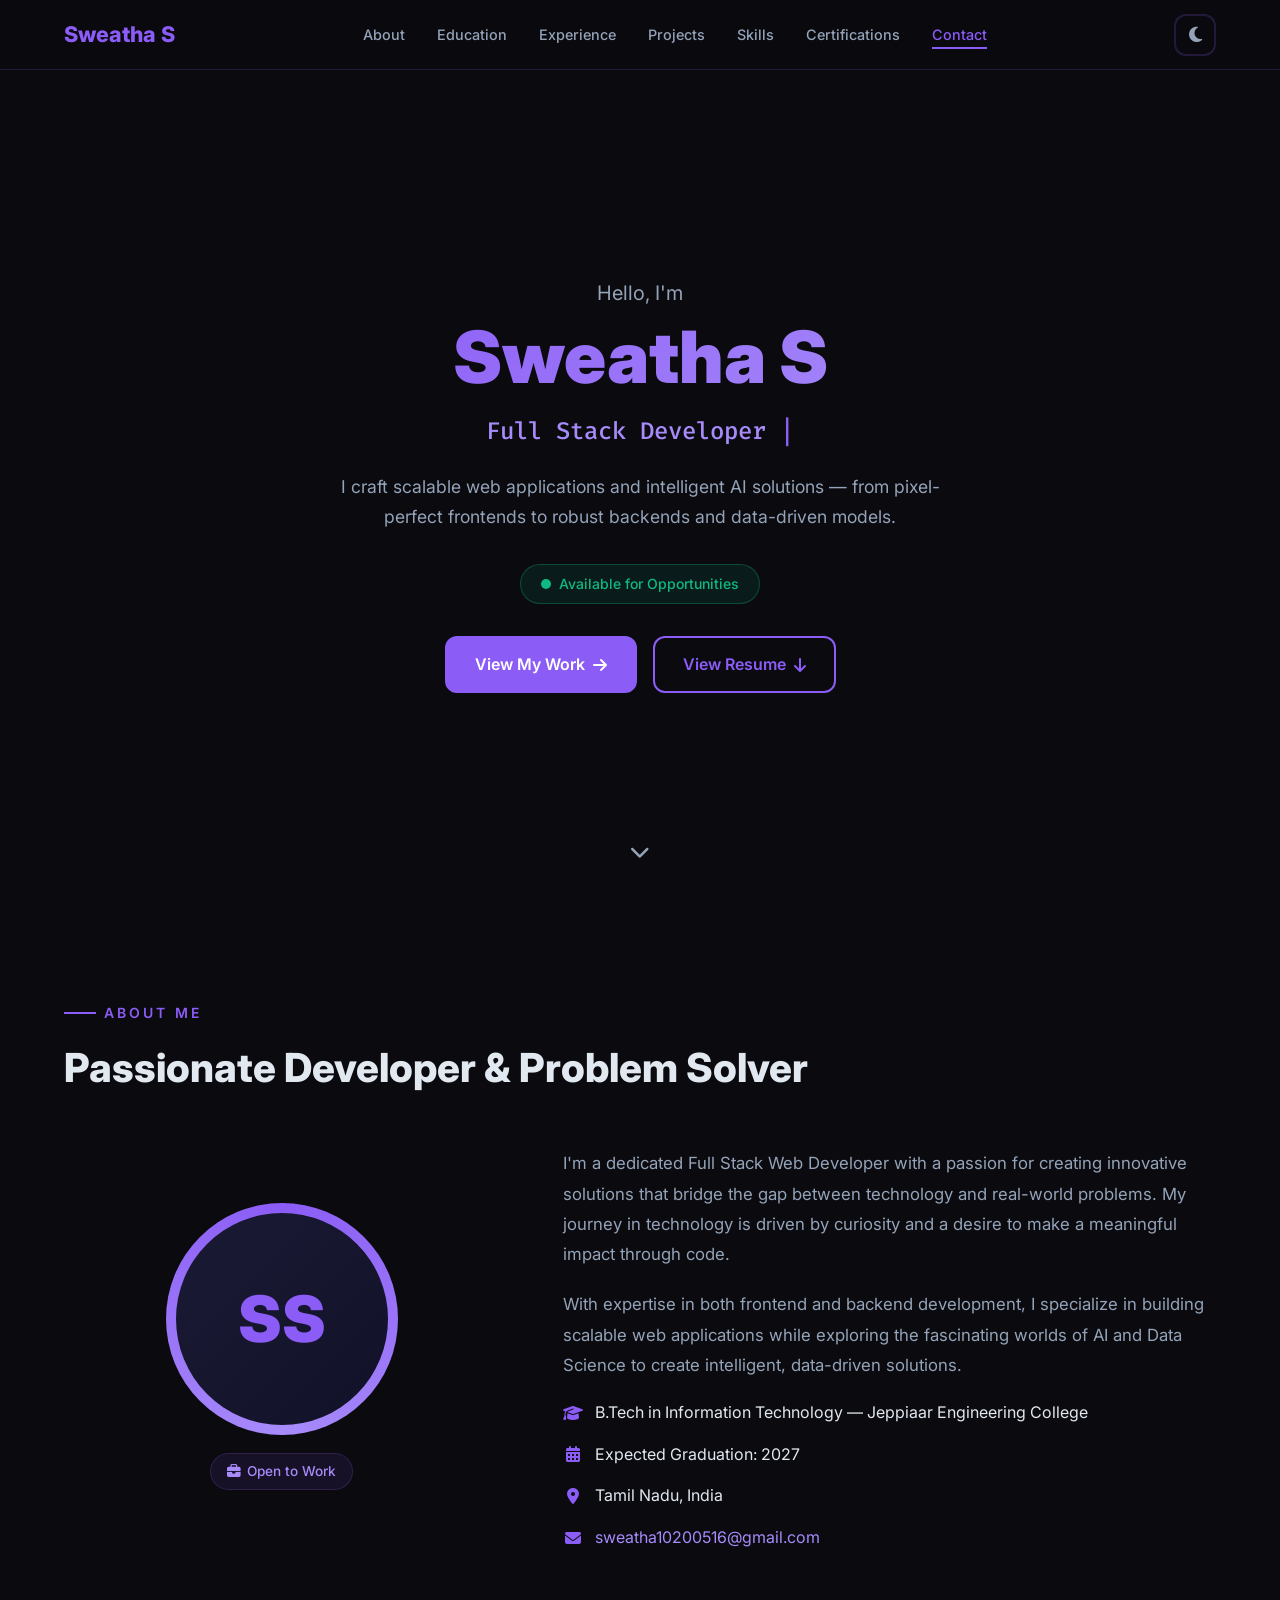
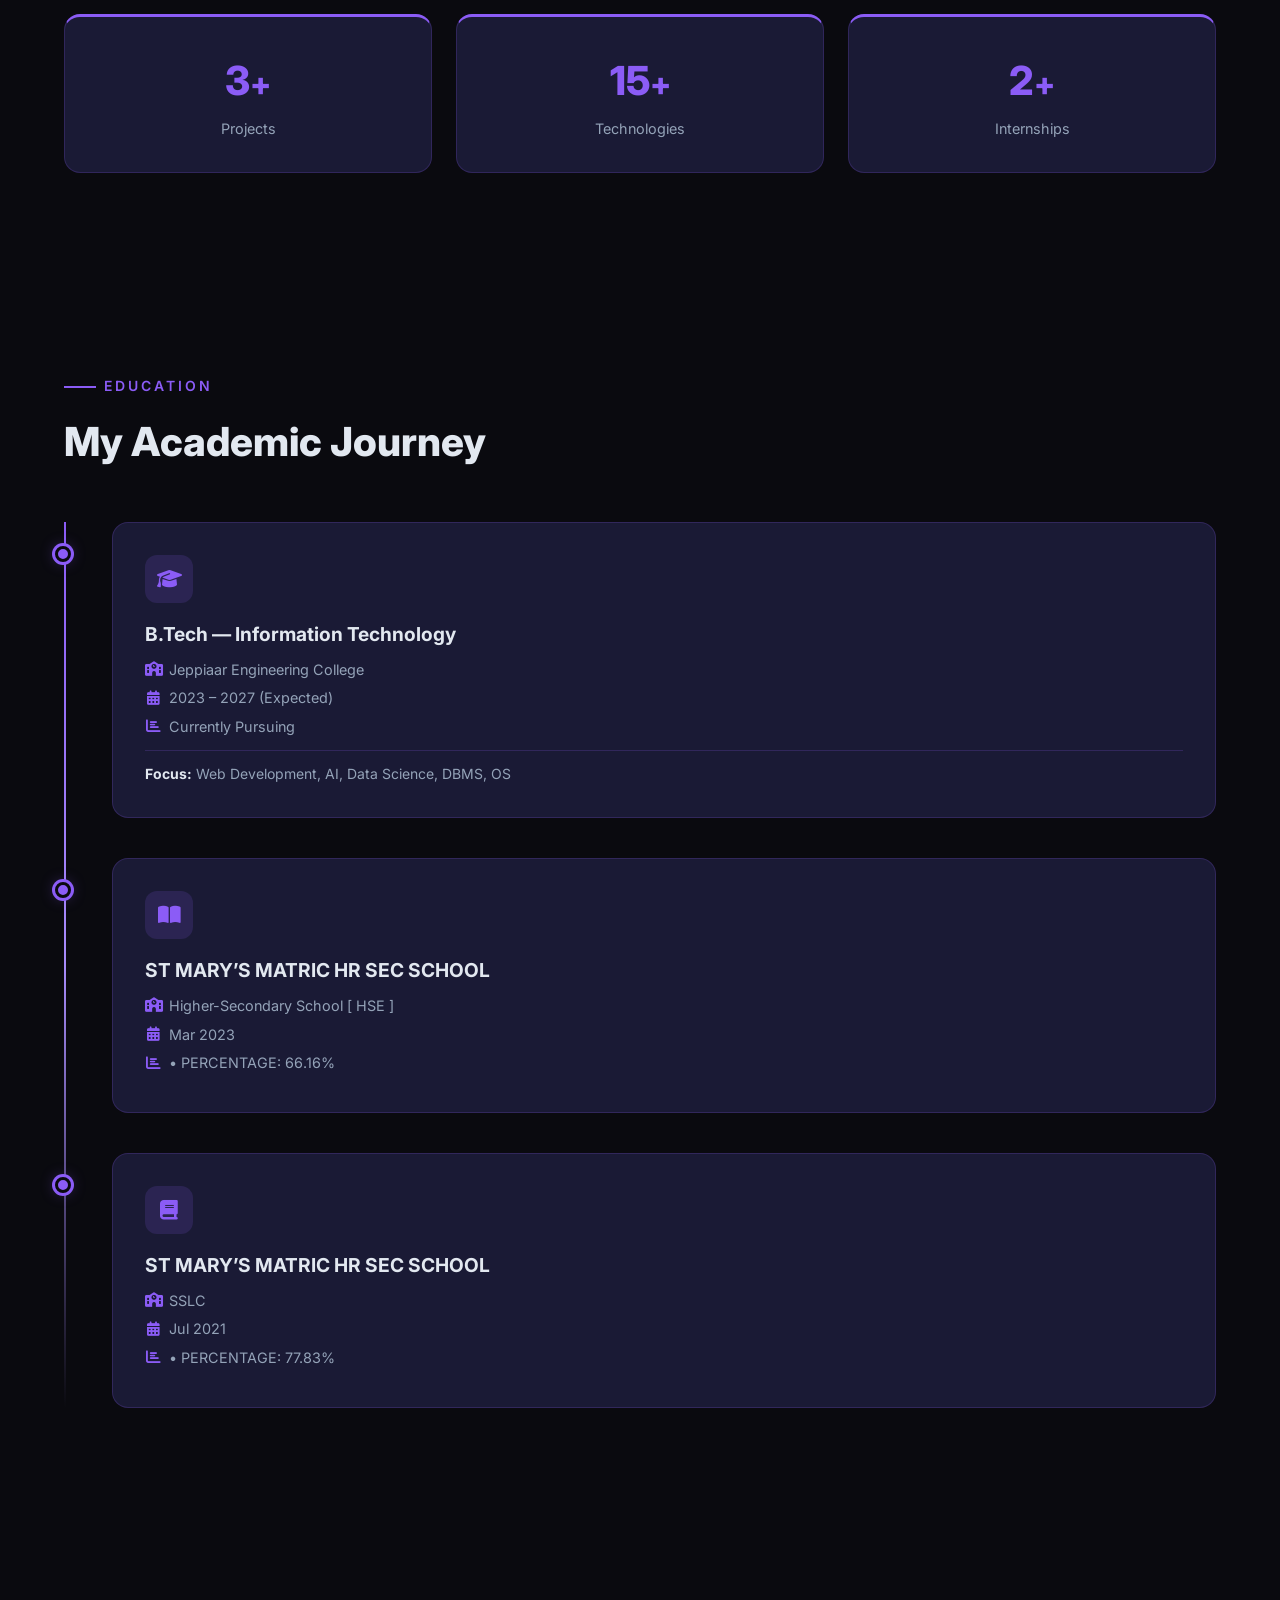
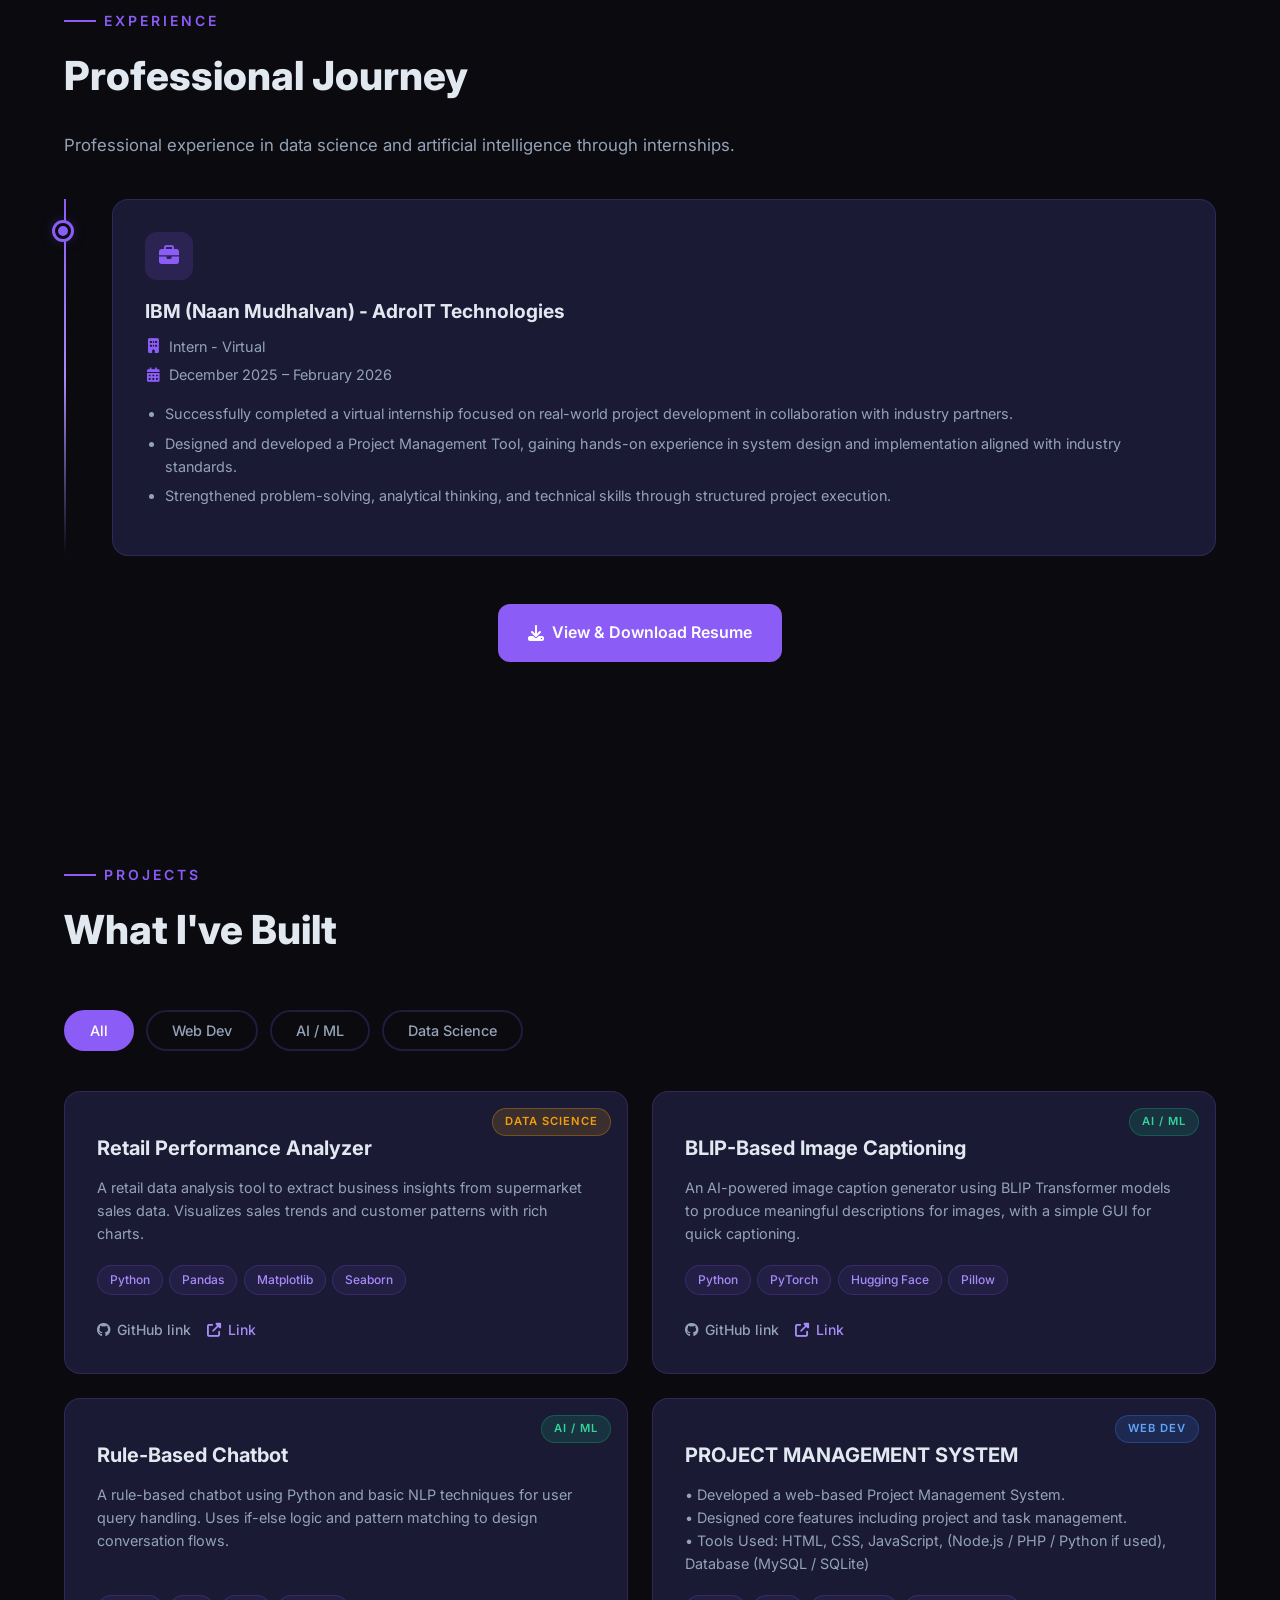
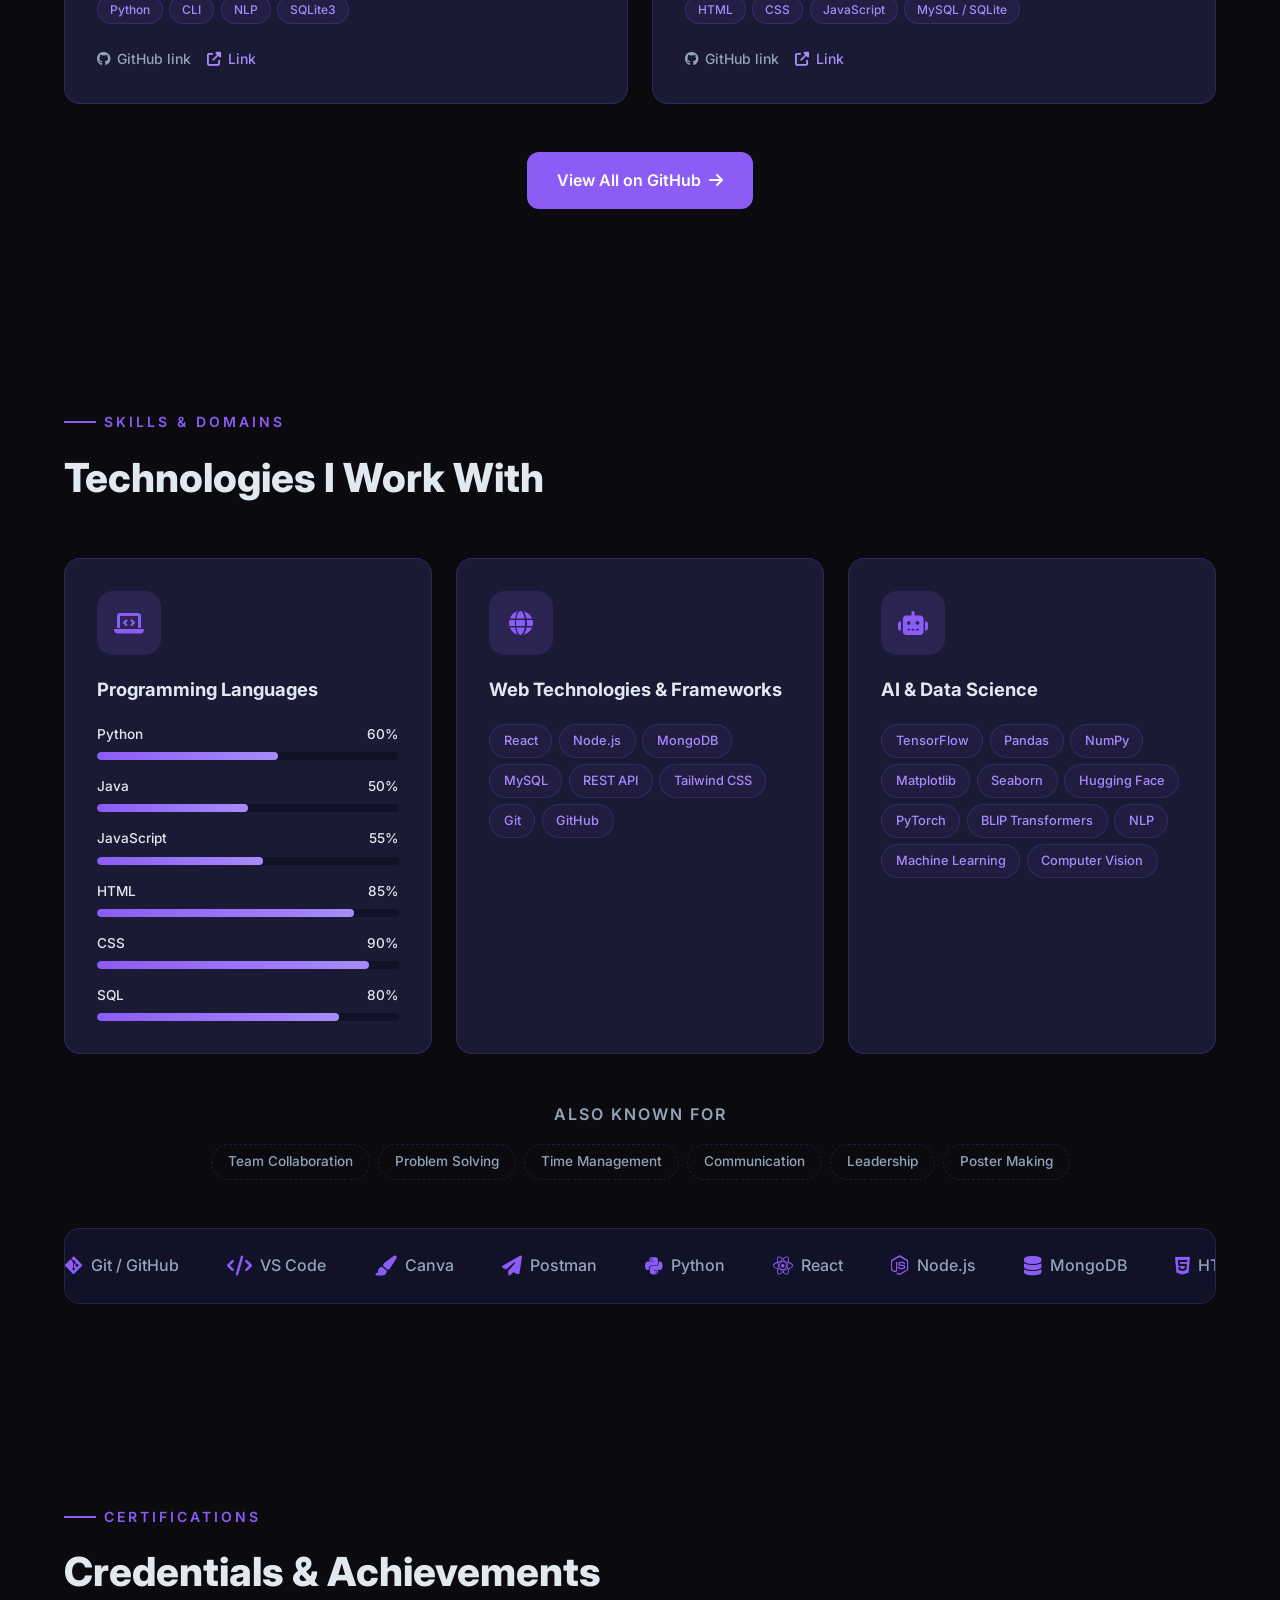
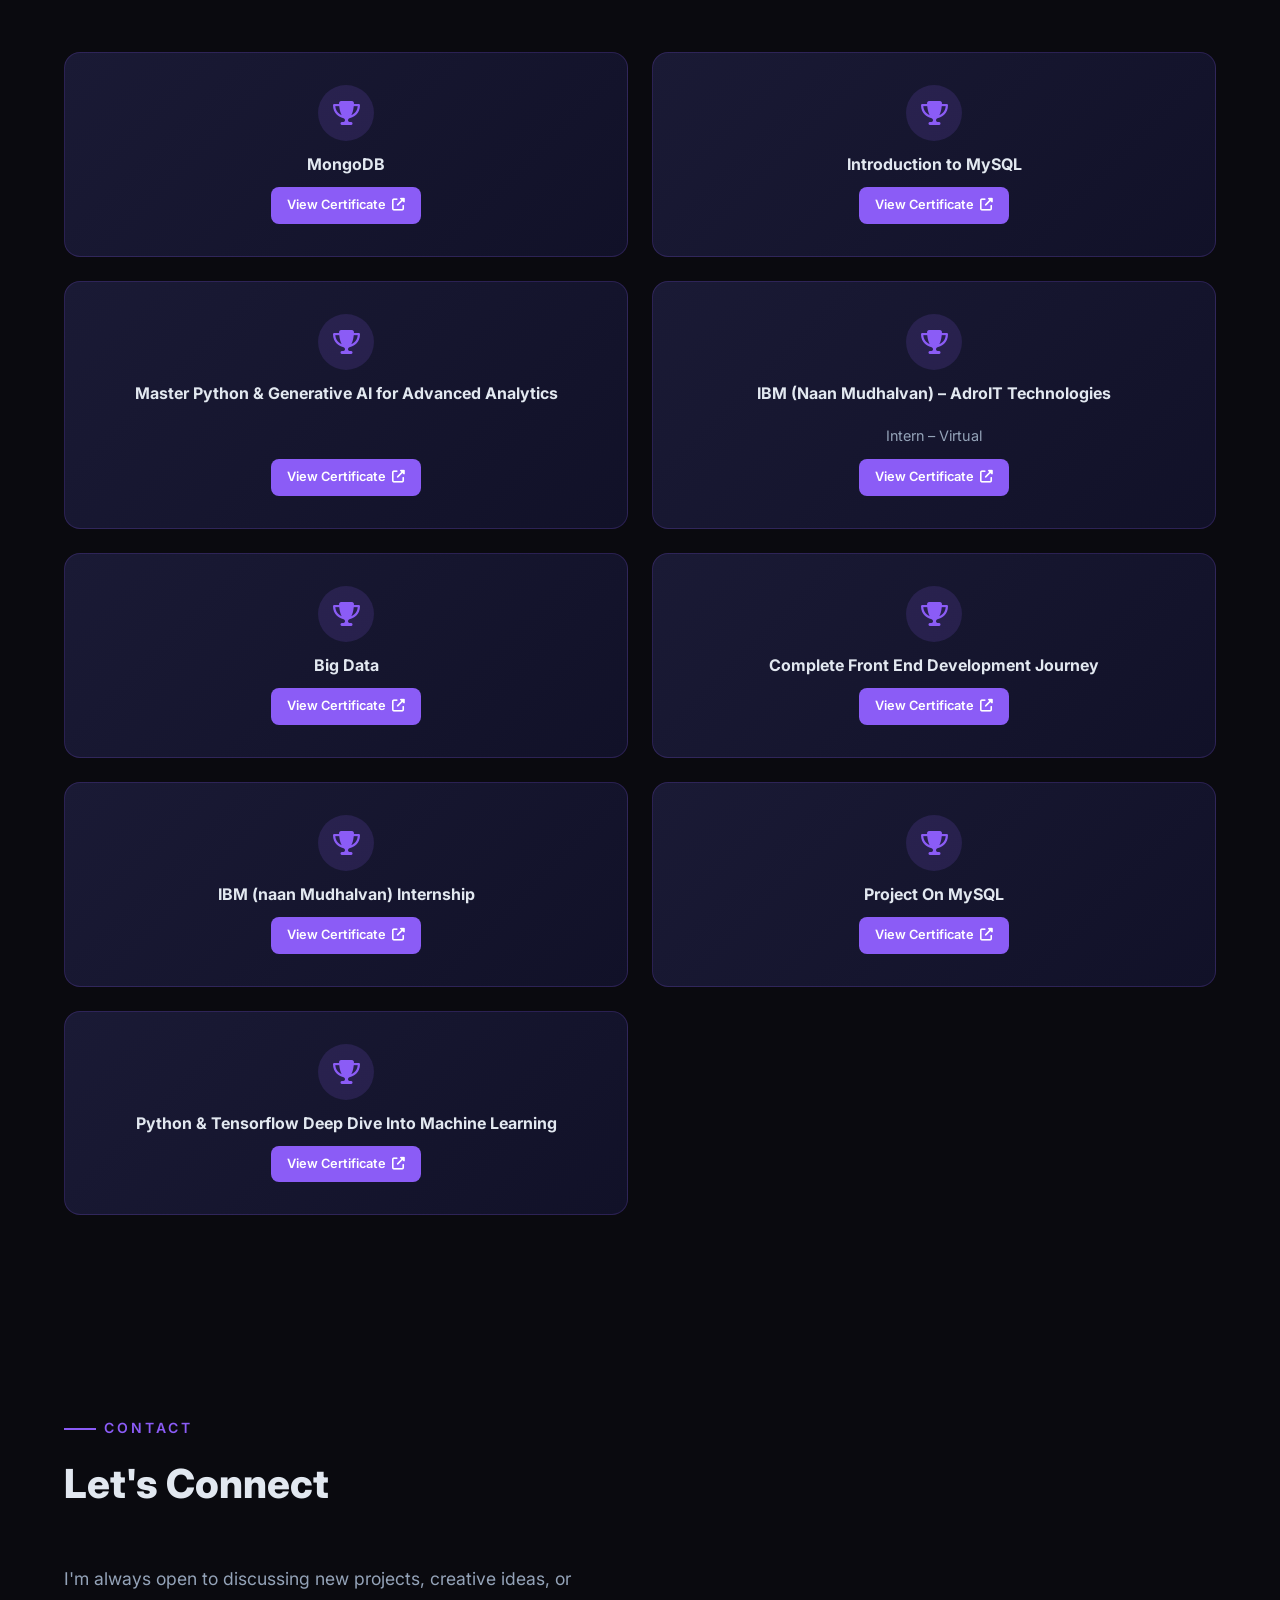
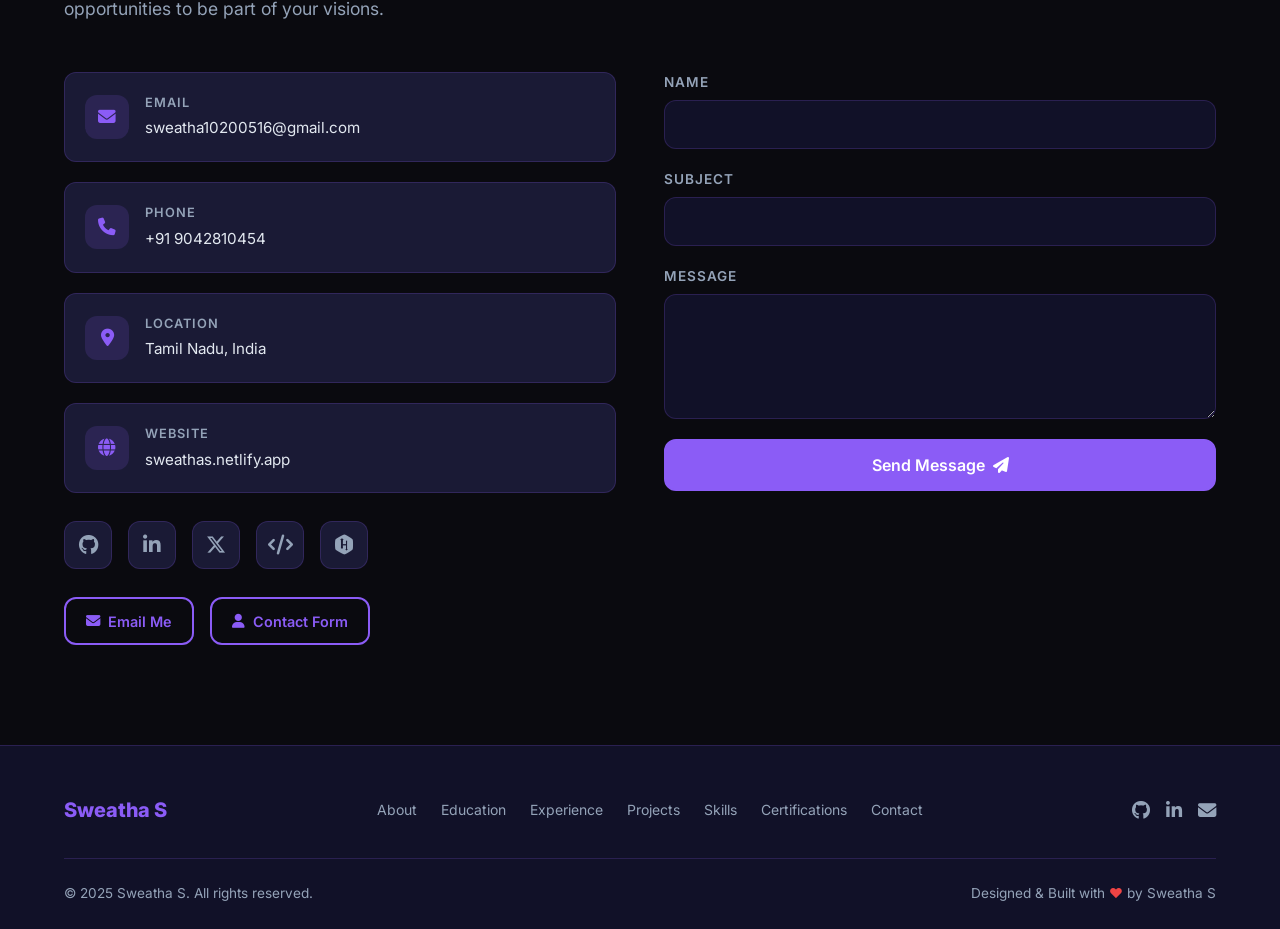
<file: index.html>
<!DOCTYPE html>
<html lang="en">
<head>
  <meta charset="UTF-8" />
  <meta name="viewport" content="width=device-width, initial-scale=1.0" />
  <title>Sweatha S | Full Stack Developer &amp; AI Enthusiast</title>

  <!-- SEO Meta Tags -->
  <meta name="description" content="Portfolio of Sweatha S — Full Stack Developer & AI Enthusiast. React, Node.js, Python, Data Science, Machine Learning." />
  <meta name="keywords" content="Sweatha S, Full Stack Developer, AI, Data Science, React, Node.js, Python, Tamil Nadu, Portfolio" />
  <meta name="author" content="Sweatha S" />

  <!-- Open Graph -->
  <meta property="og:title" content="Sweatha S | Full Stack Developer" />
  <meta property="og:description" content="Full Stack Developer & AI Enthusiast Portfolio — React, Node.js, Python, Data Science" />
  <meta property="og:url" content="https://sweathas.netlify.app" />
  <meta property="og:type" content="website" />
  <meta name="theme-color" content="#8B5CF6" />

  <!-- Font Awesome -->
  <link rel="stylesheet" href="https://cdnjs.cloudflare.com/ajax/libs/font-awesome/6.5.1/css/all.min.css" />

  <!-- Google Fonts -->
  <link rel="preconnect" href="https://fonts.googleapis.com" />
  <link rel="preconnect" href="https://fonts.gstatic.com" crossorigin />
  <link href="https://fonts.googleapis.com/css2?family=Inter:wght@300;400;500;600;700;800;900&family=Fira+Code:wght@400;500&display=swap" rel="stylesheet" />

  <!-- Stylesheet -->
  <link rel="stylesheet" href="style.css" />
</head>
<body>

  <!-- ============================================
       SCROLL PROGRESS BAR
  ============================================ -->
  <div class="scroll-progress" id="scrollProgress"></div>

  <!-- ============================================
       NAVBAR
  ============================================ -->
  <nav class="navbar" id="navbar">
    <div class="navbar__container">
      <a href="#hero" class="navbar__brand">Sweatha S</a>

      <ul class="navbar__menu" id="navMenu">
        <li><a href="#about" class="navbar__link">About</a></li>
        <li><a href="#education" class="navbar__link">Education</a></li>
        <li><a href="#experience" class="navbar__link">Experience</a></li>
        <li><a href="#projects" class="navbar__link">Projects</a></li>
        <li><a href="#skills" class="navbar__link">Skills</a></li>
        <li><a href="#certifications" class="navbar__link">Certifications</a></li>
        <li><a href="#contact" class="navbar__link">Contact</a></li>
      </ul>

      <div class="navbar__actions">
        <button class="navbar__theme-toggle" id="themeToggle" aria-label="Toggle dark/light mode">
          <i class="fas fa-moon"></i>
        </button>
        <button class="navbar__hamburger" id="hamburger" aria-label="Toggle menu">
          <span class="navbar__hamburger-line"></span>
          <span class="navbar__hamburger-line"></span>
          <span class="navbar__hamburger-line"></span>
        </button>
      </div>
    </div>
  </nav>

  <!-- ============================================
       SECTION 1: HERO
  ============================================ -->
  <section class="hero" id="hero">
    <div class="hero__particles" id="heroParticles"></div>

    <div class="hero__content">
      <p class="hero__greeting">Hello, I'm</p>
      <h1 class="hero__name">Sweatha S</h1>
      <div class="hero__typewriter">
        <span class="hero__typewriter-text" id="typewriterText"></span>
        <span class="hero__typewriter-cursor">|</span>
      </div>
      <p class="hero__tagline">
        I craft scalable web applications and intelligent AI solutions &mdash; from pixel-perfect frontends to robust backends and data-driven models.
      </p>

      <div class="hero__badge">
        <span class="hero__badge-dot"></span>
        Available for Opportunities
      </div>

      <div class="hero__cta">
        <a href="#projects" class="btn btn--primary">
          View My Work <i class="fas fa-arrow-right"></i>
        </a>
        <a href="./Sweatha_S_CV.pdf" class="btn btn--outline" target="_blank" rel="noopener noreferrer">
          View Resume <i class="fas fa-arrow-down"></i>
        </a>
      </div>
    </div>

    <div class="hero__scroll-indicator">
      <div class="hero__scroll-arrow">
        <i class="fas fa-chevron-down"></i>
      </div>
    </div>
  </section>

  <!-- ============================================
       SECTION 2: ABOUT ME
  ============================================ -->
  <section class="about section" id="about">
    <div class="container">
      <div class="section__label">About Me</div>
      <h2 class="section__title">Passionate Developer &amp; Problem Solver</h2>

      <div class="about__grid">
        <!-- Left Column: Profile Image -->
        <div class="about__image-col">
          <div class="about__image-wrapper">
            <div class="about__image-glow"></div>
            <div class="about__image-placeholder">SS</div>
          </div>
          <div class="about__status-badge">
            <i class="fas fa-briefcase"></i> Open to Work
          </div>
        </div>

        <!-- Right Column: Info -->
        <div class="about__info-col">
          <p class="about__bio">
            I'm a dedicated Full Stack Web Developer with a passion for creating innovative solutions that bridge the gap between technology and real-world problems. My journey in technology is driven by curiosity and a desire to make a meaningful impact through code.
          </p>
          <p class="about__bio">
            With expertise in both frontend and backend development, I specialize in building scalable web applications while exploring the fascinating worlds of AI and Data Science to create intelligent, data-driven solutions.
          </p>
          <div class="about__details">
            <div class="about__detail-row">
              <i class="fas fa-graduation-cap"></i>
              <span>B.Tech in Information Technology &mdash; Jeppiaar Engineering College</span>
            </div>
            <div class="about__detail-row">
              <i class="fas fa-calendar-alt"></i>
              <span>Expected Graduation: 2027</span>
            </div>
            <div class="about__detail-row">
              <i class="fas fa-map-marker-alt"></i>
              <span>Tamil Nadu, India</span>
            </div>
            <div class="about__detail-row">
              <i class="fas fa-envelope"></i>
              <a href="mailto:sweatha10200516@gmail.com">sweatha10200516@gmail.com</a>
            </div>
          </div>
        </div>
      </div>

      <!-- Stats -->
      <div class="about__stats">
        <div class="about__stat-card">
          <span class="about__stat-number" data-target="3">0</span><span class="about__stat-plus">+</span>
          <span class="about__stat-label">Projects</span>
        </div>
        <div class="about__stat-card">
          <span class="about__stat-number" data-target="15">0</span><span class="about__stat-plus">+</span>
          <span class="about__stat-label">Technologies</span>
        </div>
        <div class="about__stat-card">
          <span class="about__stat-number" data-target="2">0</span><span class="about__stat-plus">+</span>
          <span class="about__stat-label">Internships</span>
        </div>
      </div>
    </div>
  </section>

  <!-- ============================================
       SECTION 3: EDUCATION
  ============================================ -->
  <section class="education section" id="education">
    <div class="container">
      <div class="section__label">Education</div>
      <h2 class="section__title">My Academic Journey</h2>

      <div class="timeline">
        <!-- Card 1: B.Tech -->
        <div class="timeline__item timeline__item--left">
          <div class="timeline__dot"></div>
          <div class="timeline__card">
            <div class="timeline__icon"><i class="fas fa-graduation-cap"></i></div>
            <h3 class="timeline__title">B.Tech &mdash; Information Technology</h3>
            <p class="timeline__subtitle"><i class="fas fa-school"></i> Jeppiaar Engineering College</p>
            <p class="timeline__date"><i class="fas fa-calendar-alt"></i> 2023 &ndash; 2027 (Expected)</p>
            <p class="timeline__detail"><i class="fas fa-chart-bar"></i> Currently Pursuing</p>
            <p class="timeline__coursework">
              <strong>Focus:</strong> Web Development, AI, Data Science, DBMS, OS
            </p>
          </div>
        </div>

        <!-- Card 2: 12th Standard -->
        <div class="timeline__item timeline__item--left">
          <div class="timeline__dot"></div>
          <div class="timeline__card">
            <div class="timeline__icon"><i class="fas fa-book-open"></i></div>
            <h3 class="timeline__title">ST MARY&rsquo;S MATRIC HR SEC SCHOOL</h3>
            <p class="timeline__subtitle"><i class="fas fa-school"></i> Higher-Secondary School [ HSE ]</p>
            <p class="timeline__date"><i class="fas fa-calendar-alt"></i> Mar 2023</p>
            <p class="timeline__detail"><i class="fas fa-chart-bar"></i> &bull; PERCENTAGE: 66.16%</p>
          </div>
        </div>

        <!-- Card 3: 10th Standard -->
        <div class="timeline__item timeline__item--left">
          <div class="timeline__dot"></div>
          <div class="timeline__card">
            <div class="timeline__icon"><i class="fas fa-book"></i></div>
            <h3 class="timeline__title">ST MARY&rsquo;S MATRIC HR SEC SCHOOL</h3>
            <p class="timeline__subtitle"><i class="fas fa-school"></i> SSLC</p>
            <p class="timeline__date"><i class="fas fa-calendar-alt"></i> Jul 2021</p>
            <p class="timeline__detail"><i class="fas fa-chart-bar"></i> &bull; PERCENTAGE: 77.83%</p>
          </div>
        </div>
      </div>
    </div>
  </section>

  <!-- ============================================
       SECTION 4: EXPERIENCE
  ============================================ -->
  <section class="experience section" id="experience">
    <div class="container">
      <div class="section__label">Experience</div>
      <h2 class="section__title">Professional Journey</h2>
      <p class="experience__desc">
        Professional experience in data science and artificial intelligence through internships.
      </p>

      <div class="timeline timeline--right">
        <!-- Entry 1: IBM (Naan Mudhalvan) - AdroIT Technologies -->
        <div class="timeline__item timeline__item--right">
          <div class="timeline__dot"></div>
          <div class="timeline__card">
            <div class="timeline__icon"><i class="fas fa-briefcase"></i></div>
            <h3 class="timeline__title">IBM (Naan Mudhalvan) - AdroIT Technologies</h3>
            <p class="timeline__subtitle"><i class="fas fa-building"></i> Intern - Virtual</p>
            <p class="timeline__date"><i class="fas fa-calendar-alt"></i> December 2025 &ndash; February 2026</p>
            <ul class="timeline__list">
              <li>Successfully completed a virtual internship focused on real-world project development in collaboration with industry partners.</li>
              <li>Designed and developed a Project Management Tool, gaining hands-on experience in system design and implementation aligned with industry standards.</li>
              <li>Strengthened problem-solving, analytical thinking, and technical skills through structured project execution.</li>
            </ul>
          </div>
        </div>
      </div>

      <div class="experience__resume">
        <a href="./Sweatha_S_CV.pdf" class="btn btn--primary" target="_blank" rel="noopener noreferrer">
          <i class="fas fa-download"></i> View &amp; Download Resume
        </a>
      </div>
    </div>
  </section>

  <!-- ============================================
       SECTION 5: PROJECTS
  ============================================ -->
  <section class="projects section" id="projects">
    <div class="container">
      <div class="section__label">Projects</div>
      <h2 class="section__title">What I've Built</h2>

      <!-- Filter Tabs -->
      <div class="projects__filters">
        <button class="projects__filter-btn projects__filter-btn--active" data-filter="all">All</button>
        <button class="projects__filter-btn" data-filter="webdev">Web Dev</button>
        <button class="projects__filter-btn" data-filter="aiml">AI / ML</button>
        <button class="projects__filter-btn" data-filter="datascience">Data Science</button>
      </div>

      <!-- Projects Grid -->
      <div class="projects__grid">
        <!-- Card 1: Retail Performance Analyzer -->
        <div class="projects__card" data-category="datascience">
          <div class="projects__card-badge projects__card-badge--datascience">Data Science</div>
          <h3 class="projects__card-title">Retail Performance Analyzer</h3>
          <p class="projects__card-desc">A retail data analysis tool to extract business insights from supermarket sales data. Visualizes sales trends and customer patterns with rich charts.</p>
          <div class="projects__card-tags">
            <span class="tag">Python</span>
            <span class="tag">Pandas</span>
            <span class="tag">Matplotlib</span>
            <span class="tag">Seaborn</span>
          </div>
          <div class="projects__card-links">
            <a href="https://github.com/sweatha2005/Retail-Performance-Analyzer" target="_blank" rel="noopener" class="projects__card-link">
              <i class="fab fa-github"></i> GitHub link
            </a>
            <a href="[REPLACE: Live URL]" target="_blank" rel="noopener" class="projects__card-link projects__card-link--live">
              <i class="fas fa-external-link-alt"></i> Link
            </a>
          </div>
        </div>

        <!-- Card 2: BLIP-Based Image Captioning -->
        <div class="projects__card" data-category="aiml">
          <div class="projects__card-badge projects__card-badge--aiml">AI / ML</div>
          <h3 class="projects__card-title">BLIP-Based Image Captioning</h3>
          <p class="projects__card-desc">An AI-powered image caption generator using BLIP Transformer models to produce meaningful descriptions for images, with a simple GUI for quick captioning.</p>
          <div class="projects__card-tags">
            <span class="tag">Python</span>
            <span class="tag">PyTorch</span>
            <span class="tag">Hugging Face</span>
            <span class="tag">Pillow</span>
          </div>
          <div class="projects__card-links">
            <a href="https://github.com/sweatha2005/BLIP-Based-Image-Captioning-" target="_blank" rel="noopener" class="projects__card-link">
              <i class="fab fa-github"></i> GitHub link
            </a>
            <a href="[REPLACE: Live URL]" target="_blank" rel="noopener" class="projects__card-link projects__card-link--live">
              <i class="fas fa-external-link-alt"></i> Link
            </a>
          </div>
        </div>

        <!-- Card 3: Rule-Based Chatbot -->
        <div class="projects__card" data-category="aiml">
          <div class="projects__card-badge projects__card-badge--aiml">AI / ML</div>
          <h3 class="projects__card-title">Rule-Based Chatbot</h3>
          <p class="projects__card-desc">A rule-based chatbot using Python and basic NLP techniques for user query handling. Uses if-else logic and pattern matching to design conversation flows.</p>
          <div class="projects__card-tags">
            <span class="tag">Python</span>
            <span class="tag">CLI</span>
            <span class="tag">NLP</span>
            <span class="tag">SQLite3</span>
          </div>
          <div class="projects__card-links">
            <a href="https://github.com/sweatha2005/Rule-Based-Chatbot-With-Integration-with-SQLite3" target="_blank" rel="noopener" class="projects__card-link">
              <i class="fab fa-github"></i> GitHub link
            </a>
            <a href="[REPLACE: Live URL]" target="_blank" rel="noopener" class="projects__card-link projects__card-link--live">
              <i class="fas fa-external-link-alt"></i> Link
            </a>
          </div>
        </div>

        <!-- Card 4: Project Management System -->
        <div class="projects__card" data-category="webdev">
          <div class="projects__card-badge projects__card-badge--webdev">Web Dev</div>
          <h3 class="projects__card-title">PROJECT MANAGEMENT SYSTEM</h3>
          <p class="projects__card-desc">
            &bull; Developed a web-based Project Management System.<br />
            &bull; Designed core features including project and task management.<br />
            &bull; Tools Used: HTML, CSS, JavaScript, (Node.js / PHP / Python if used), Database (MySQL / SQLite)
          </p>
          <div class="projects__card-tags">
            <span class="tag">HTML</span>
            <span class="tag">CSS</span>
            <span class="tag">JavaScript</span>
            <span class="tag">MySQL / SQLite</span>
          </div>
          <div class="projects__card-links">
            <a href="https://github.com/sweatha2005/project-management-system" target="_blank" rel="noopener" class="projects__card-link">
              <i class="fab fa-github"></i> GitHub link
            </a>
            <a href="[REPLACE: Live URL]" target="_blank" rel="noopener" class="projects__card-link projects__card-link--live">
              <i class="fas fa-external-link-alt"></i> Link
            </a>
          </div>
        </div>
      </div>

      <div class="projects__view-all">
        <a href="https://github.com/sweatha2005" target="_blank" rel="noopener" class="btn btn--primary">
          View All on GitHub <i class="fas fa-arrow-right"></i>
        </a>
      </div>
    </div>
  </section>

  <!-- ============================================
       SECTION 6: SKILLS & DOMAINS
  ============================================ -->
  <section class="skills section" id="skills">
    <div class="container">
      <div class="section__label">Skills &amp; Domains</div>
      <h2 class="section__title">Technologies I Work With</h2>

      <div class="skills__domains">
        <!-- Domain 1: Programming Languages (with bars) -->
        <div class="skills__domain-card">
          <div class="skills__domain-icon"><i class="fas fa-laptop-code"></i></div>
          <h3 class="skills__domain-title">Programming Languages</h3>
          <div class="skills__bars">
            <div class="skills__bar-item">
              <div class="skills__bar-header">
                <span>Python</span><span>60%</span>
              </div>
              <div class="skills__bar-track">
                <div class="skills__bar-fill" data-width="60"></div>
              </div>
            </div>
            <div class="skills__bar-item">
              <div class="skills__bar-header">
                <span>Java</span><span>50%</span>
              </div>
              <div class="skills__bar-track">
                <div class="skills__bar-fill" data-width="50"></div>
              </div>
            </div>
            <div class="skills__bar-item">
              <div class="skills__bar-header">
                <span>JavaScript</span><span>55%</span>
              </div>
              <div class="skills__bar-track">
                <div class="skills__bar-fill" data-width="55"></div>
              </div>
            </div>
            <div class="skills__bar-item">
              <div class="skills__bar-header">
                <span>HTML</span><span>85%</span>
              </div>
              <div class="skills__bar-track">
                <div class="skills__bar-fill" data-width="85"></div>
              </div>
            </div>
            <div class="skills__bar-item">
              <div class="skills__bar-header">
                <span>CSS</span><span>90%</span>
              </div>
              <div class="skills__bar-track">
                <div class="skills__bar-fill" data-width="90"></div>
              </div>
            </div>
            <div class="skills__bar-item">
              <div class="skills__bar-header">
                <span>SQL</span><span>80%</span>
              </div>
              <div class="skills__bar-track">
                <div class="skills__bar-fill" data-width="80"></div>
              </div>
            </div>
          </div>
        </div>

        <!-- Domain 2: Web Technologies -->
        <div class="skills__domain-card">
          <div class="skills__domain-icon"><i class="fas fa-globe"></i></div>
          <h3 class="skills__domain-title">Web Technologies &amp; Frameworks</h3>
          <div class="skills__tags">
            <span class="skills__tag">React</span>
            <span class="skills__tag">Node.js</span>
            <span class="skills__tag">MongoDB</span>
            <span class="skills__tag">MySQL</span>
            <span class="skills__tag">REST API</span>
            <span class="skills__tag">Tailwind CSS</span>
            <span class="skills__tag">Git</span>
            <span class="skills__tag">GitHub</span>
          </div>
        </div>

        <!-- Domain 3: AI & Data Science -->
        <div class="skills__domain-card">
          <div class="skills__domain-icon"><i class="fas fa-robot"></i></div>
          <h3 class="skills__domain-title">AI &amp; Data Science</h3>
          <div class="skills__tags">
            <span class="skills__tag">TensorFlow</span>
            <span class="skills__tag">Pandas</span>
            <span class="skills__tag">NumPy</span>
            <span class="skills__tag">Matplotlib</span>
            <span class="skills__tag">Seaborn</span>
            <span class="skills__tag">Hugging Face</span>
            <span class="skills__tag">PyTorch</span>
            <span class="skills__tag">BLIP Transformers</span>
            <span class="skills__tag">NLP</span>
            <span class="skills__tag">Machine Learning</span>
            <span class="skills__tag">Computer Vision</span>
          </div>
        </div>
      </div>

      <!-- Soft Skills -->
      <div class="skills__soft">
        <h4 class="skills__soft-title">Also known for</h4>
        <div class="skills__soft-tags">
          <span class="skills__soft-tag">Team Collaboration</span>
          <span class="skills__soft-tag">Problem Solving</span>
          <span class="skills__soft-tag">Time Management</span>
          <span class="skills__soft-tag">Communication</span>
          <span class="skills__soft-tag">Leadership</span>
          <span class="skills__soft-tag">Poster Making</span>
        </div>
      </div>

      <!-- Tools Strip -->
      <div class="skills__marquee">
        <div class="skills__marquee-track">
          <span class="skills__marquee-item"><i class="fab fa-git-alt"></i> Git / GitHub</span>
          <span class="skills__marquee-item"><i class="fas fa-code"></i> VS Code</span>
          <span class="skills__marquee-item"><i class="fas fa-paint-brush"></i> Canva</span>
          <span class="skills__marquee-item"><i class="fas fa-paper-plane"></i> Postman</span>
          <span class="skills__marquee-item"><i class="fab fa-python"></i> Python</span>
          <span class="skills__marquee-item"><i class="fab fa-react"></i> React</span>
          <span class="skills__marquee-item"><i class="fab fa-node-js"></i> Node.js</span>
          <span class="skills__marquee-item"><i class="fas fa-database"></i> MongoDB</span>
          <span class="skills__marquee-item"><i class="fab fa-html5"></i> HTML5</span>
          <span class="skills__marquee-item"><i class="fab fa-css3-alt"></i> CSS3</span>
          <!-- Duplicate for seamless loop -->
          <span class="skills__marquee-item"><i class="fab fa-git-alt"></i> Git / GitHub</span>
          <span class="skills__marquee-item"><i class="fas fa-code"></i> VS Code</span>
          <span class="skills__marquee-item"><i class="fas fa-paint-brush"></i> Canva</span>
          <span class="skills__marquee-item"><i class="fas fa-paper-plane"></i> Postman</span>
          <span class="skills__marquee-item"><i class="fab fa-python"></i> Python</span>
          <span class="skills__marquee-item"><i class="fab fa-react"></i> React</span>
          <span class="skills__marquee-item"><i class="fab fa-node-js"></i> Node.js</span>
          <span class="skills__marquee-item"><i class="fas fa-database"></i> MongoDB</span>
          <span class="skills__marquee-item"><i class="fab fa-html5"></i> HTML5</span>
          <span class="skills__marquee-item"><i class="fab fa-css3-alt"></i> CSS3</span>
        </div>
      </div>
    </div>
  </section>

  <!-- ============================================
       SECTION 8: CERTIFICATIONS
  ============================================ -->
  <section class="certifications section" id="certifications">
    <div class="container">
      <div class="section__label">Certifications</div>
      <h2 class="section__title">Credentials &amp; Achievements</h2>

      <div class="certifications__grid">
        <!-- Cert 1: MongoDB -->
        <div class="certifications__card">
          <div class="certifications__card-icon"><i class="fas fa-trophy"></i></div>
          <h3 class="certifications__card-title">MongoDB</h3>
          <a href="./certificate/MongoDB.jpeg" class="certifications__view-btn" target="_blank" rel="noopener">
            View Certificate <i class="fas fa-external-link-alt"></i>
          </a>
        </div>

        <!-- Cert 2: Introduction to MySQL -->
        <div class="certifications__card">
          <div class="certifications__card-icon"><i class="fas fa-trophy"></i></div>
          <h3 class="certifications__card-title">Introduction to MySQL</h3>
          <a href="./certificate/Introduction%20to%20MySQL.jpeg" class="certifications__view-btn" target="_blank" rel="noopener">
            View Certificate <i class="fas fa-external-link-alt"></i>
          </a>
        </div>

        <!-- Cert 3: Master Python & Generative AI for Advanced Analytics -->
        <div class="certifications__card">
          <div class="certifications__card-icon"><i class="fas fa-trophy"></i></div>
          <h3 class="certifications__card-title">Master Python &amp; Generative AI for Advanced Analytics</h3>
          <a href="./certificate/Master%20Python%20%26%20Generative%20AI%20for%20Advanced%20Analytics.jpeg" class="certifications__view-btn" target="_blank" rel="noopener">
            View Certificate <i class="fas fa-external-link-alt"></i>
          </a>
        </div>

        <!-- Cert 4: IBM (Naan Mudhalvan) - AdroIT Technologies -->
        <div class="certifications__card">
          <div class="certifications__card-icon"><i class="fas fa-trophy"></i></div>
          <h3 class="certifications__card-title">IBM (Naan Mudhalvan) &ndash; AdroIT Technologies</h3>
          <p class="certifications__card-subtitle">Intern &ndash; Virtual</p>
          <a href="./certificate/IBM%20(Naan%20Mudhalvan)%20%20Internship.jpeg" class="certifications__view-btn" target="_blank" rel="noopener">
            View Certificate <i class="fas fa-external-link-alt"></i>
          </a>
        </div>
      </div>
    </div>
  </section>

  <!-- ============================================
       SECTION 9: CONTACT
  ============================================ -->
  <section class="contact section" id="contact">
    <div class="container">
      <div class="section__label">Contact</div>
      <h2 class="section__title">Let's Connect</h2>
      <p class="contact__subtitle">
        I'm always open to discussing new projects, creative ideas, or opportunities to be part of your visions.
      </p>

      <div class="contact__grid">
        <!-- Left: Contact Info -->
        <div class="contact__info">
          <div class="contact__info-card">
            <i class="fas fa-envelope"></i>
            <div>
              <h4>Email</h4>
              <a href="mailto:sweatha10200516@gmail.com">sweatha10200516@gmail.com</a>
            </div>
          </div>
          <div class="contact__info-card">
            <i class="fas fa-phone"></i>
            <div>
              <h4>Phone</h4>
              <a href="tel:+919042810454">+91 9042810454</a>
            </div>
          </div>
          <div class="contact__info-card">
            <i class="fas fa-map-marker-alt"></i>
            <div>
              <h4>Location</h4>
              <span>Tamil Nadu, India</span>
            </div>
          </div>
          <div class="contact__info-card">
            <i class="fas fa-globe"></i>
            <div>
              <h4>Website</h4>
              <a href="https://sweathas.netlify.app" target="_blank" rel="noopener">sweathas.netlify.app</a>
            </div>
          </div>

          <!-- Social Icons -->
          <div class="contact__socials">
            <a href="https://github.com/sweatha2005" target="_blank" rel="noopener" aria-label="GitHub" class="contact__social-link">
              <i class="fab fa-github"></i>
            </a>
            <a href="https://www.linkedin.com/in/sweatha--s/" target="_blank" rel="noopener" aria-label="LinkedIn" class="contact__social-link">
              <i class="fab fa-linkedin-in"></i>
            </a>
            <a href="[REPLACE: Twitter/X URL]" target="_blank" rel="noopener" aria-label="Twitter" class="contact__social-link">
              <i class="fab fa-x-twitter"></i>
            </a>
            <a href="[REPLACE: LeetCode URL]" target="_blank" rel="noopener" aria-label="LeetCode" class="contact__social-link">
              <i class="fas fa-code"></i>
            </a>
            <a href="[REPLACE: HackerRank URL]" target="_blank" rel="noopener" aria-label="HackerRank" class="contact__social-link">
              <i class="fab fa-hackerrank"></i>
            </a>
          </div>

          <!-- Quick Action Buttons -->
          <div class="contact__quick-actions">
            <a href="mailto:sweatha10200516@gmail.com" class="btn btn--outline">
              <i class="fas fa-envelope"></i> Email Me
            </a>
            <a href="#contactForm" class="btn btn--outline">
              <i class="fas fa-user"></i> Contact Form
            </a>
          </div>
        </div>

        <!-- Right: Contact Form -->
        <form class="contact__form" id="contactForm" action="https://formspree.io/f/xgonqwgq" method="POST">
          <div class="contact__form-group">
            <label for="contactName">Name</label>
            <input type="text" id="contactName" name="name" required />
          </div>
          <div class="contact__form-group">
            <label for="contactSubject">Subject</label>
            <input type="text" id="contactSubject" name="subject" required />
          </div>
          <div class="contact__form-group">
            <label for="contactMessage">Message</label>
            <textarea id="contactMessage" name="message" rows="5" required></textarea>
          </div>
          <button type="submit" class="btn btn--primary btn--full">
            Send Message <i class="fas fa-paper-plane"></i>
          </button>
        </form>
      </div>
    </div>

    <!-- Toast Notification -->
    <div class="toast" id="toast">
      <i class="fas fa-check-circle"></i>
      <span>Message sent! I'll get back to you soon.</span>
    </div>
  </section>

  <!-- ============================================
       FOOTER
  ============================================ -->
  <footer class="footer">
    <div class="container">
      <div class="footer__top">
        <div class="footer__brand">
          <a href="#hero" class="footer__brand-name">Sweatha S</a>
        </div>
        <nav class="footer__nav">
          <a href="#about">About</a>
          <a href="#education">Education</a>
          <a href="#experience">Experience</a>
          <a href="#projects">Projects</a>
          <a href="#skills">Skills</a>
          <a href="#certifications">Certifications</a>
          <a href="#contact">Contact</a>
        </nav>
        <div class="footer__socials">
          <a href="https://github.com/sweatha2005" target="_blank" rel="noopener" aria-label="GitHub"><i class="fab fa-github"></i></a>
          <a href="https://www.linkedin.com/in/sweatha--s/" target="_blank" rel="noopener" aria-label="LinkedIn"><i class="fab fa-linkedin-in"></i></a>
          <a href="mailto:sweatha10200516@gmail.com" aria-label="Email"><i class="fas fa-envelope"></i></a>
        </div>
      </div>
      <div class="footer__divider"></div>
      <div class="footer__bottom">
        <p>&copy; 2025 Sweatha S. All rights reserved.</p>
        <p>Designed &amp; Built with <span class="footer__heart">&hearts;</span> by Sweatha S</p>
      </div>
    </div>
  </footer>

  <!-- Back to Top Button -->
  <button class="back-to-top" id="backToTop" aria-label="Back to top">
    <i class="fas fa-arrow-up"></i>
  </button>

  <!-- Media Modal -->
  <div class="media-modal" id="mediaModal" aria-hidden="true" role="dialog" aria-modal="true" aria-label="Certificate preview">
    <div class="media-modal__backdrop" data-close-modal></div>
    <div class="media-modal__panel" role="document">
      <button type="button" class="media-modal__close" id="mediaModalClose" aria-label="Close modal">
        <i class="fas fa-xmark"></i>
      </button>
      <div class="media-modal__body" id="mediaModalBody"></div>
    </div>
  </div>

  <script src="script.js"></script>
</body>
</html>
</file>
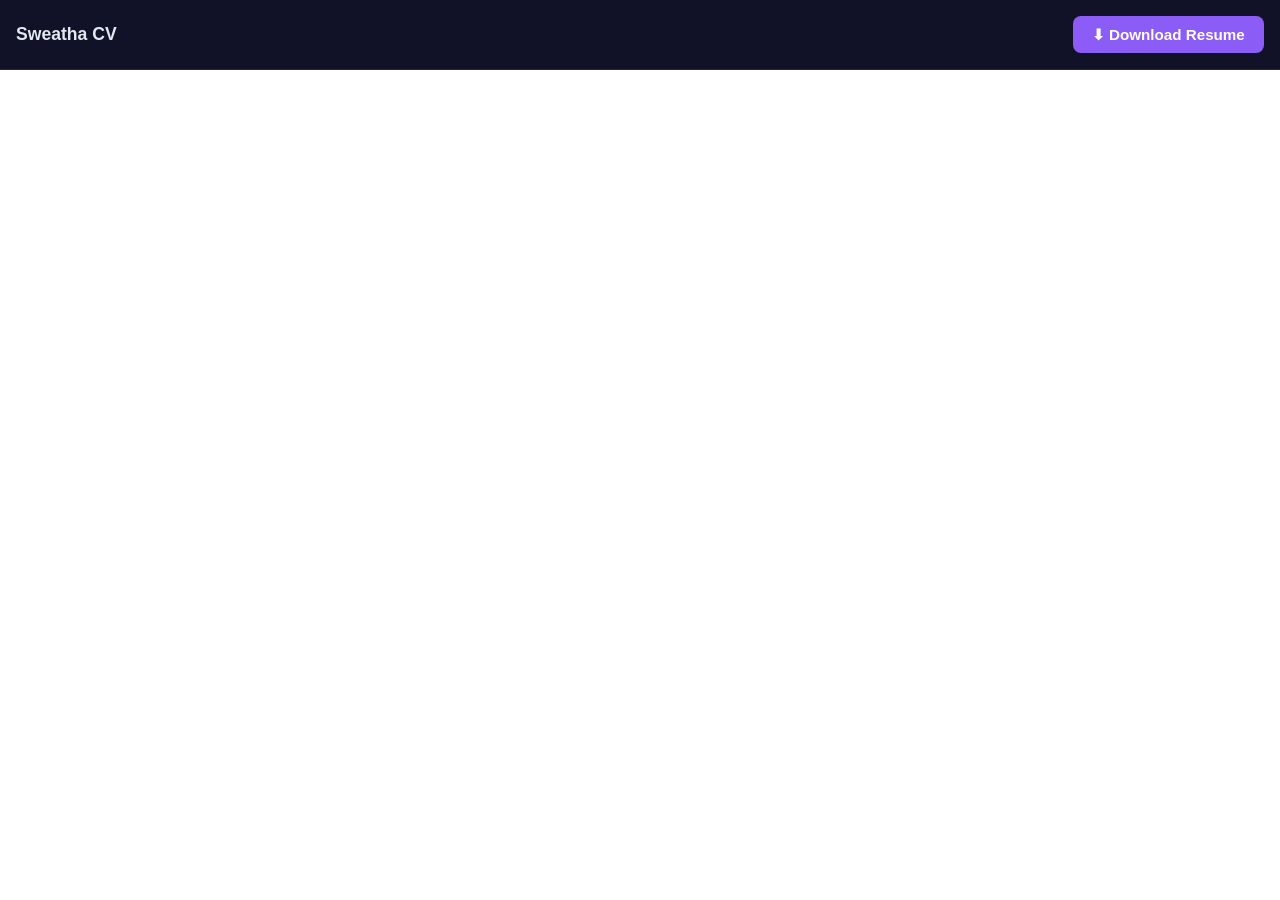
<file: resume.html>
<!DOCTYPE html>
<html lang="en">
<head>
  <meta charset="UTF-8" />
  <meta name="viewport" content="width=device-width, initial-scale=1.0" />
  <title>Sweatha CV</title>
  <style>
    :root {
      --bg: #0A0A0F;
      --surface: #111128;
      --border: rgba(139, 92, 246, 0.2);
      --accent: #8B5CF6;
      --text: #E2E8F0;
    }

    * { box-sizing: border-box; margin: 0; padding: 0; }

    html, body {
      width: 100%;
      height: 100%;
      margin: 0;
      padding: 0;
    }

    body {
      font-family: "Segoe UI", Tahoma, Geneva, Verdana, sans-serif;
      background: var(--bg);
      color: var(--text);
      display: flex;
      flex-direction: column;
    }

    .resume-page {
      width: 100%;
      height: 100%;
      display: flex;
      flex-direction: column;
      gap: 0;
    }

    .resume-toolbar {
      display: flex;
      justify-content: space-between;
      align-items: center;
      gap: 1rem;
      background: var(--surface);
      border-bottom: 1px solid var(--border);
      padding: 1rem;
      flex-shrink: 0;
    }

    .resume-title {
      font-size: 1.1rem;
      font-weight: 700;
      color: var(--text);
    }

    .resume-download {
      display: inline-flex;
      align-items: center;
      justify-content: center;
      text-decoration: none;
      background: var(--accent);
      color: #fff;
      border: none;
      border-radius: 8px;
      padding: 0.6rem 1.2rem;
      font-weight: 600;
      white-space: nowrap;
      cursor: pointer;
      font-size: 0.95rem;
    }

    .resume-download:hover {
      opacity: 0.9;
    }

    .resume-viewer {
      flex: 1;
      width: 100%;
      background: #fff;
      border: none;
      overflow: hidden;
      display: block;
      position: relative;
    }

    .resume-viewer iframe {
      width: 100%;
      height: 100%;
      border: none;
      display: block;
      position: absolute;
      top: 0;
      left: 0;
    }

    .resume-fallback {
      padding: 2rem;
      text-align: center;
      color: #333;
      font-size: 1rem;
    }

    .resume-fallback a {
      color: var(--accent);
      text-decoration: none;
      font-weight: 600;
    }

    .resume-fallback a:hover {
      text-decoration: underline;
    }

    @media (max-width: 768px) {
      .resume-toolbar {
        flex-wrap: wrap;
        gap: 0.75rem;
        padding: 0.75rem;
      }

      .resume-title {
        font-size: 1rem;
        flex: 0 0 100%;
      }

      .resume-download {
        flex: 1;
        min-width: 120px;
        padding: 0.5rem 0.8rem;
        font-size: 0.85rem;
      }
    }

    @media (max-width: 480px) {
      .resume-toolbar {
        flex-direction: column;
        align-items: stretch;
        gap: 0.5rem;
        padding: 0.5rem;
      }

      .resume-title {
        font-size: 0.95rem;
      }

      .resume-download {
        width: 100%;
        padding: 0.5rem 0.8rem;
        font-size: 0.8rem;
      }

      .resume-fallback {
        padding: 1rem;
      }
    }
  </style>
</head>
<body>
  <main class="resume-page">
    <header class="resume-toolbar">
      <h1 class="resume-title">Sweatha CV</h1>
      <a class="resume-download" href="./Sweatha_S_CV.pdf" download>
        ⬇ Download Resume
      </a>
    </header>

    <section class="resume-viewer">
      <iframe src="./Sweatha_S_CV.pdf#toolbar=1&navpanes=0&scrollbar=1" title="Sweatha CV">
        <div class="resume-fallback">
          PDF preview is not supported in this browser.
          <a href="./Sweatha_S_CV.pdf" target="_blank" rel="noopener noreferrer">Open Resume</a>
        </div>
      </iframe>
    </section>
  </main>
</body>
</html>
</file>
<file: style.css>
/* ==============================================
   CSS VARIABLES
   ============================================== */
:root {
  --bg: #0A0A0F;
  --surface: #111128;
  --card: #1A1A35;
  --border: rgba(139, 92, 246, 0.2);
  --accent: #8B5CF6;
  --accent-light: #A78BFA;
  --accent-glow: rgba(139, 92, 246, 0.4);
  --text: #E2E8F0;
  --muted: #94A3B8;
  --success: #10B981;
  --font-main: 'Inter', sans-serif;
  --font-code: 'Fira Code', monospace;
  --transition: 0.3s ease;
  --navbar-height: 70px;
}

/* Light mode overrides */
[data-theme="light"] {
  --bg: #F8FAFC;
  --surface: #EEF2FF;
  --card: #FFFFFF;
  --border: rgba(139, 92, 246, 0.25);
  --text: #1E293B;
  --muted: #64748B;
}

/* ==============================================
   RESET & BASE
   ============================================== */
*,
*::before,
*::after {
  margin: 0;
  padding: 0;
  box-sizing: border-box;
}

html {
  scroll-behavior: smooth;
  font-size: 16px;
}

body {
  font-family: var(--font-main);
  background-color: var(--bg);
  color: var(--text);
  line-height: 1.6;
  overflow-x: hidden;
  transition: background-color var(--transition), color var(--transition);
}

a {
  text-decoration: none;
  color: inherit;
  transition: color var(--transition);
}

ul { list-style: none; }
img { max-width: 100%; display: block; }

/* Custom Scrollbar */
::-webkit-scrollbar { width: 6px; }
::-webkit-scrollbar-track { background: var(--bg); }
::-webkit-scrollbar-thumb { background: var(--accent); border-radius: 3px; }
::-webkit-scrollbar-thumb:hover { background: var(--accent-light); }

/* ==============================================
   UTILITY CLASSES
   ============================================== */
.container {
  max-width: 1200px;
  margin: 0 auto;
  padding: 0 1.5rem;
}

.section {
  padding: 100px 0;
  position: relative;
}

.section__label {
  display: inline-block;
  font-size: 0.875rem;
  font-weight: 600;
  color: var(--accent);
  text-transform: uppercase;
  letter-spacing: 3px;
  margin-bottom: 0.75rem;
  position: relative;
  padding-left: 2.5rem;
}
.section__label::before {
  content: '';
  position: absolute;
  left: 0;
  top: 50%;
  transform: translateY(-50%);
  width: 2rem;
  height: 2px;
  background: var(--accent);
}

.section__title {
  font-size: 2.5rem;
  font-weight: 800;
  margin-bottom: 3rem;
  color: var(--text);
}

/* Buttons */
.btn {
  display: inline-flex;
  align-items: center;
  gap: 0.5rem;
  padding: 0.875rem 1.75rem;
  border-radius: 12px;
  font-size: 1rem;
  font-weight: 600;
  font-family: var(--font-main);
  cursor: pointer;
  border: 2px solid transparent;
  transition: all var(--transition);
  text-decoration: none;
}
.btn--primary {
  background: var(--accent);
  color: #fff;
  border-color: var(--accent);
}
.btn--primary:hover {
  background: var(--accent-light);
  border-color: var(--accent-light);
  box-shadow: 0 0 30px var(--accent-glow);
  transform: translateY(-2px);
}
.btn--outline {
  background: transparent;
  color: var(--accent);
  border-color: var(--accent);
}
.btn--outline:hover {
  background: var(--accent);
  color: #fff;
  box-shadow: 0 0 30px var(--accent-glow);
  transform: translateY(-2px);
}
.btn--full {
  width: 100%;
  justify-content: center;
}

/* Tags */
.tag {
  display: inline-block;
  padding: 0.25rem 0.75rem;
  font-size: 0.75rem;
  font-weight: 500;
  border: 1px solid var(--border);
  border-radius: 100px;
  color: var(--accent-light);
  background: rgba(139, 92, 246, 0.08);
}

/* ==============================================
   SCROLL ANIMATIONS
   ============================================== */
.reveal {
  opacity: 0;
  transform: translateY(40px);
  transition: opacity 0.7s ease, transform 0.7s ease;
}
.reveal--visible {
  opacity: 1;
  transform: translateY(0);
}
.reveal--left {
  opacity: 0;
  transform: translateX(-60px);
  transition: opacity 0.7s ease, transform 0.7s ease;
}
.reveal--left.reveal--visible {
  opacity: 1;
  transform: translateX(0);
}
.reveal--right {
  opacity: 0;
  transform: translateX(60px);
  transition: opacity 0.7s ease, transform 0.7s ease;
}
.reveal--right.reveal--visible {
  opacity: 1;
  transform: translateX(0);
}

/* ==============================================
   SCROLL PROGRESS BAR
   ============================================== */
.scroll-progress {
  position: fixed;
  top: 0;
  left: 0;
  height: 3px;
  background: linear-gradient(90deg, var(--accent), var(--accent-light));
  z-index: 9999;
  width: 0%;
  transition: width 0.1s linear;
}

/* ==============================================
   NAVBAR
   ============================================== */
.navbar {
  position: fixed;
  top: 0;
  left: 0;
  width: 100%;
  z-index: 1000;
  background: rgba(10, 10, 15, 0.85);
  backdrop-filter: blur(20px);
  -webkit-backdrop-filter: blur(20px);
  border-bottom: 1px solid var(--border);
  transition: transform 0.3s ease, background var(--transition);
  height: var(--navbar-height);
}
[data-theme="light"] .navbar {
  background: rgba(248, 250, 252, 0.85);
}
.navbar--hidden {
  transform: translateY(-100%);
}

.navbar__container {
  max-width: 1200px;
  margin: 0 auto;
  padding: 0 1.5rem;
  display: flex;
  align-items: center;
  justify-content: space-between;
  height: 100%;
}

.navbar__brand {
  font-size: 1.35rem;
  font-weight: 800;
  color: var(--accent);
  transition: text-shadow var(--transition);
}
.navbar__brand:hover {
  text-shadow: 0 0 20px var(--accent-glow);
}

.navbar__menu {
  display: flex;
  gap: 2rem;
}
.navbar__link {
  font-size: 0.9rem;
  font-weight: 500;
  color: var(--muted);
  position: relative;
  padding: 0.25rem 0;
  transition: color var(--transition);
}
.navbar__link::after {
  content: '';
  position: absolute;
  bottom: -2px;
  left: 0;
  width: 0;
  height: 2px;
  background: var(--accent);
  transition: width var(--transition);
}
.navbar__link:hover,
.navbar__link--active {
  color: var(--accent);
}
.navbar__link:hover::after,
.navbar__link--active::after {
  width: 100%;
}

.navbar__actions {
  display: flex;
  align-items: center;
  gap: 1rem;
}
.navbar__theme-toggle {
  background: none;
  border: 2px solid var(--border);
  color: var(--muted);
  font-size: 1.1rem;
  width: 42px;
  height: 42px;
  border-radius: 12px;
  cursor: pointer;
  display: flex;
  align-items: center;
  justify-content: center;
  transition: all var(--transition);
}
.navbar__theme-toggle:hover {
  border-color: var(--accent);
  color: var(--accent);
  box-shadow: 0 0 15px var(--accent-glow);
}

/* Hamburger */
.navbar__hamburger {
  display: none;
  flex-direction: column;
  gap: 5px;
  background: none;
  border: none;
  cursor: pointer;
  padding: 4px;
  z-index: 1001;
}
.navbar__hamburger-line {
  display: block;
  width: 25px;
  height: 2px;
  background: var(--text);
  border-radius: 2px;
  transition: all var(--transition);
}
.navbar__hamburger--active .navbar__hamburger-line:nth-child(1) {
  transform: rotate(45deg) translate(5px, 5px);
}
.navbar__hamburger--active .navbar__hamburger-line:nth-child(2) {
  opacity: 0;
}
.navbar__hamburger--active .navbar__hamburger-line:nth-child(3) {
  transform: rotate(-45deg) translate(5px, -5px);
}

/* ==============================================
   HERO
   ============================================== */
.hero {
  min-height: 100vh;
  display: flex;
  align-items: center;
  justify-content: center;
  text-align: center;
  position: relative;
  overflow: hidden;
  padding-top: var(--navbar-height);
}
.hero__particles {
  position: absolute;
  inset: 0;
  overflow: hidden;
}
.hero__particle {
  position: absolute;
  width: 3px;
  height: 3px;
  background: var(--accent);
  border-radius: 50%;
  opacity: 0;
  animation: particleFloat linear infinite;
}
@keyframes particleFloat {
  0% { opacity: 0; transform: translateY(0) scale(0); }
  10% { opacity: 1; }
  90% { opacity: 1; }
  100% { opacity: 0; transform: translateY(-100vh) scale(1); }
}

.hero__content {
  position: relative;
  z-index: 1;
  max-width: 800px;
  padding: 0 1.5rem;
}
.hero__greeting {
  font-size: 1.25rem;
  color: var(--muted);
  font-weight: 400;
  margin-bottom: 0.5rem;
}
.hero__name {
  font-size: 4.5rem;
  font-weight: 900;
  background: linear-gradient(135deg, var(--accent), var(--accent-light));
  -webkit-background-clip: text;
  -webkit-text-fill-color: transparent;
  background-clip: text;
  line-height: 1.1;
  margin-bottom: 1rem;
}
.hero__typewriter {
  font-size: 1.5rem;
  font-weight: 500;
  color: var(--accent-light);
  min-height: 2.5rem;
  margin-bottom: 1.25rem;
  font-family: var(--font-code);
}
.hero__typewriter-cursor {
  animation: cursorBlink 0.7s infinite;
  color: var(--accent);
}
@keyframes cursorBlink {
  0%, 100% { opacity: 1; }
  50% { opacity: 0; }
}

.hero__tagline {
  font-size: 1.1rem;
  color: var(--muted);
  max-width: 650px;
  margin: 0 auto 2rem;
  line-height: 1.7;
}
.hero__badge {
  display: inline-flex;
  align-items: center;
  gap: 0.5rem;
  padding: 0.5rem 1.25rem;
  border-radius: 100px;
  background: rgba(16, 185, 129, 0.1);
  border: 1px solid rgba(16, 185, 129, 0.3);
  color: var(--success);
  font-size: 0.875rem;
  font-weight: 500;
  margin-bottom: 2rem;
}
.hero__badge-dot {
  width: 10px;
  height: 10px;
  background: var(--success);
  border-radius: 50%;
  animation: pulseDot 2s ease-in-out infinite;
}
@keyframes pulseDot {
  0%, 100% { box-shadow: 0 0 0 0 rgba(16, 185, 129, 0.4); }
  50% { box-shadow: 0 0 0 8px rgba(16, 185, 129, 0); }
}

.hero__cta {
  display: flex;
  gap: 1rem;
  justify-content: center;
  flex-wrap: wrap;
}
.hero__scroll-indicator {
  position: absolute;
  bottom: 2rem;
  left: 50%;
  transform: translateX(-50%);
}
.hero__scroll-arrow {
  animation: scrollBounce 2s ease-in-out infinite;
  color: var(--muted);
  font-size: 1.25rem;
}
@keyframes scrollBounce {
  0%, 20%, 50%, 80%, 100% { transform: translateY(0); }
  40% { transform: translateY(-10px); }
  60% { transform: translateY(-5px); }
}

/* ==============================================
   ABOUT
   ============================================== */
.about__grid {
  display: grid;
  grid-template-columns: 2fr 3fr;
  gap: 4rem;
  align-items: center;
  margin-bottom: 4rem;
}
.about__image-col {
  display: flex;
  flex-direction: column;
  align-items: center;
}
.about__image-wrapper {
  position: relative;
  width: 220px;
  height: 220px;
  margin-bottom: 1.5rem;
}
.about__image-glow {
  position: absolute;
  inset: -6px;
  border-radius: 50%;
  background: conic-gradient(var(--accent), var(--accent-light), var(--accent));
  animation: glowSpin 4s linear infinite;
}
@keyframes glowSpin { 100% { transform: rotate(360deg); } }

.about__image-placeholder {
  position: absolute;
  inset: 4px;
  border-radius: 50%;
  background: linear-gradient(135deg, var(--card), var(--surface));
  display: flex;
  align-items: center;
  justify-content: center;
  font-size: 4rem;
  font-weight: 900;
  color: var(--accent);
  z-index: 1;
}
.about__status-badge {
  display: inline-flex;
  align-items: center;
  gap: 0.4rem;
  padding: 0.4rem 1rem;
  border-radius: 100px;
  background: rgba(139, 92, 246, 0.1);
  border: 1px solid var(--border);
  color: var(--accent-light);
  font-size: 0.85rem;
  font-weight: 500;
}
.about__bio {
  color: var(--muted);
  font-size: 1.05rem;
  line-height: 1.8;
  margin-bottom: 1.25rem;
}
.about__details {
  display: flex;
  flex-direction: column;
  gap: 1rem;
}
.about__detail-row {
  display: flex;
  align-items: center;
  gap: 0.75rem;
  font-size: 1rem;
}
.about__detail-row i {
  color: var(--accent);
  width: 20px;
  text-align: center;
}
.about__detail-row a {
  color: var(--accent-light);
}
.about__detail-row a:hover {
  color: var(--accent);
}

/* Stats */
.about__stats {
  display: grid;
  grid-template-columns: repeat(3, 1fr);
  gap: 1.5rem;
}
.about__stat-card {
  text-align: center;
  padding: 2rem 1.5rem;
  background: var(--card);
  border-radius: 16px;
  border-top: 3px solid var(--accent);
  border-left: 1px solid var(--border);
  border-right: 1px solid var(--border);
  border-bottom: 1px solid var(--border);
  transition: transform var(--transition), box-shadow var(--transition);
}
.about__stat-card:hover {
  transform: translateY(-6px);
  box-shadow: 0 10px 40px var(--accent-glow);
}
.about__stat-number {
  font-size: 2.5rem;
  font-weight: 800;
  color: var(--accent);
}
.about__stat-plus {
  font-size: 2rem;
  font-weight: 800;
  color: var(--accent);
}
.about__stat-label {
  display: block;
  font-size: 0.9rem;
  color: var(--muted);
  margin-top: 0.25rem;
}

/* ==============================================
   TIMELINE (Education & Experience)
   ============================================== */
.timeline {
  position: relative;
  padding-left: 3rem;
}
.timeline::before {
  content: '';
  position: absolute;
  left: 0;
  top: 0;
  bottom: 0;
  width: 2px;
  background: linear-gradient(to bottom, var(--accent), var(--accent-light), transparent);
}
.timeline__item {
  position: relative;
  margin-bottom: 2.5rem;
}
.timeline__item:last-child { margin-bottom: 0; }

.timeline__dot {
  position: absolute;
  left: -3.05rem;
  top: 1.5rem;
  width: 16px;
  height: 16px;
  border-radius: 50%;
  background: var(--accent);
  border: 3px solid var(--bg);
  box-shadow: 0 0 0 3px var(--accent), 0 0 15px var(--accent-glow);
  transform: translateX(-50%);
  z-index: 1;
}
.timeline__card {
  background: var(--card);
  border: 1px solid var(--border);
  border-radius: 16px;
  padding: 2rem;
  transition: transform var(--transition), box-shadow var(--transition);
}
.timeline__card:hover {
  transform: translateY(-3px);
  box-shadow: 0 10px 30px rgba(0, 0, 0, 0.3);
}
.timeline__icon {
  width: 48px;
  height: 48px;
  border-radius: 12px;
  background: rgba(139, 92, 246, 0.15);
  color: var(--accent);
  display: flex;
  align-items: center;
  justify-content: center;
  font-size: 1.25rem;
  margin-bottom: 1rem;
}
.timeline__title {
  font-size: 1.2rem;
  font-weight: 700;
  color: var(--text);
  margin-bottom: 0.5rem;
}
.timeline__subtitle,
.timeline__date,
.timeline__detail,
.timeline__location {
  font-size: 0.9rem;
  color: var(--muted);
  margin-bottom: 0.35rem;
  display: flex;
  align-items: center;
  gap: 0.5rem;
}
.timeline__subtitle i,
.timeline__date i,
.timeline__detail i,
.timeline__location i {
  color: var(--accent);
  width: 16px;
  text-align: center;
}
.timeline__coursework {
  font-size: 0.875rem;
  color: var(--muted);
  margin-top: 0.75rem;
  padding-top: 0.75rem;
  border-top: 1px solid var(--border);
}
.timeline__coursework strong { color: var(--text); }

.timeline__list {
  margin: 1rem 0;
  padding-left: 1.25rem;
}
.timeline__list li {
  font-size: 0.9rem;
  color: var(--muted);
  margin-bottom: 0.4rem;
  list-style: disc;
}
.timeline__tech-tags {
  display: flex;
  flex-wrap: wrap;
  gap: 0.5rem;
  margin-top: 1rem;
}

/* ==============================================
   EXPERIENCE
   ============================================== */
.experience__desc {
  color: var(--muted);
  font-size: 1.05rem;
  margin-bottom: 2.5rem;
  margin-top: -1.5rem;
}
.experience__resume {
  text-align: center;
  margin-top: 3rem;
}

/* ==============================================
   PROJECTS
   ============================================== */
.projects__filters {
  display: flex;
  gap: 0.75rem;
  margin-bottom: 2.5rem;
  flex-wrap: wrap;
}
.projects__filter-btn {
  padding: 0.625rem 1.5rem;
  border: 2px solid var(--border);
  border-radius: 100px;
  background: transparent;
  color: var(--muted);
  font-size: 0.9rem;
  font-weight: 500;
  font-family: var(--font-main);
  cursor: pointer;
  transition: all var(--transition);
}
.projects__filter-btn:hover {
  border-color: var(--accent);
  color: var(--accent);
}
.projects__filter-btn--active {
  background: var(--accent);
  border-color: var(--accent);
  color: #fff;
}

.projects__grid {
  display: grid;
  grid-template-columns: repeat(3, 1fr);
  gap: 1.5rem;
  margin-bottom: 3rem;
}
.projects__card {
  background: var(--card);
  border: 1px solid var(--border);
  border-radius: 16px;
  padding: 2rem;
  position: relative;
  transition: all var(--transition);
  display: flex;
  flex-direction: column;
}
.projects__card:hover {
  transform: translateY(-6px);
  box-shadow: 0 20px 60px var(--accent-glow);
}
.projects__card--hidden { display: none; }

.projects__card-badge {
  position: absolute;
  top: 1rem;
  right: 1rem;
  padding: 0.25rem 0.75rem;
  border-radius: 100px;
  font-size: 0.7rem;
  font-weight: 600;
  text-transform: uppercase;
  letter-spacing: 1px;
}
.projects__card-badge--datascience {
  background: rgba(245, 158, 11, 0.15);
  color: #F59E0B;
  border: 1px solid rgba(245, 158, 11, 0.3);
}
.projects__card-badge--aiml {
  background: rgba(16, 185, 129, 0.15);
  color: #34D399;
  border: 1px solid rgba(16, 185, 129, 0.3);
}
.projects__card-badge--webdev {
  background: rgba(59, 130, 246, 0.15);
  color: #60A5FA;
  border: 1px solid rgba(59, 130, 246, 0.3);
}

.projects__card-title {
  font-size: 1.25rem;
  font-weight: 700;
  margin-bottom: 0.75rem;
  margin-top: 0.5rem;
  color: var(--text);
}
.projects__card-desc {
  font-size: 0.9rem;
  color: var(--muted);
  line-height: 1.6;
  margin-bottom: 1.25rem;
  flex-grow: 1;
}
.projects__card-tags {
  display: flex;
  flex-wrap: wrap;
  gap: 0.4rem;
  margin-bottom: 1.5rem;
}
.projects__card-links {
  display: flex;
  gap: 1rem;
  margin-top: auto;
}
.projects__card-link {
  display: inline-flex;
  align-items: center;
  gap: 0.4rem;
  font-size: 0.875rem;
  font-weight: 500;
  color: var(--muted);
  transition: color var(--transition);
}
.projects__card-link:hover { color: var(--accent); }
.projects__card-link--live { color: var(--accent-light); }
.projects__card-link--live:hover { color: var(--accent); }

.projects__view-all { text-align: center; }

/* ==============================================
   SKILLS & DOMAINS
   ============================================== */
.skills__domains {
  display: grid;
  grid-template-columns: repeat(3, 1fr);
  gap: 1.5rem;
  margin-bottom: 3rem;
}
.skills__domain-card {
  background: var(--card);
  border: 1px solid var(--border);
  border-radius: 16px;
  padding: 2rem;
  transition: all var(--transition);
}
.skills__domain-card:hover {
  transform: translateY(-6px);
  box-shadow: 0 15px 40px rgba(0, 0, 0, 0.3);
  border-color: var(--accent);
}
.skills__domain-icon {
  width: 64px;
  height: 64px;
  margin-bottom: 1.25rem;
  border-radius: 16px;
  background: rgba(139, 92, 246, 0.15);
  color: var(--accent);
  display: flex;
  align-items: center;
  justify-content: center;
  font-size: 1.5rem;
}
.skills__domain-title {
  font-size: 1.15rem;
  font-weight: 700;
  margin-bottom: 1.25rem;
  color: var(--text);
}

/* Skill Bars */
.skills__bars {
  display: flex;
  flex-direction: column;
  gap: 1rem;
}
.skills__bar-item { width: 100%; }
.skills__bar-header {
  display: flex;
  justify-content: space-between;
  font-size: 0.85rem;
  font-weight: 500;
  color: var(--text);
  margin-bottom: 0.4rem;
}
.skills__bar-track {
  width: 100%;
  height: 8px;
  background: var(--surface);
  border-radius: 100px;
  overflow: hidden;
}
.skills__bar-fill {
  height: 100%;
  width: 0;
  background: linear-gradient(90deg, var(--accent), var(--accent-light));
  border-radius: 100px;
  transition: width 1.2s ease-out;
}

/* Skill Tags */
.skills__tags {
  display: flex;
  flex-wrap: wrap;
  gap: 0.4rem;
}
.skills__tag {
  display: inline-block;
  padding: 0.35rem 0.85rem;
  font-size: 0.8rem;
  font-weight: 500;
  border: 1px solid var(--border);
  border-radius: 100px;
  color: var(--accent-light);
  background: rgba(139, 92, 246, 0.06);
  transition: all var(--transition);
}
.skills__tag:hover {
  background: rgba(139, 92, 246, 0.2);
  border-color: var(--accent);
}

/* Soft Skills */
.skills__soft {
  text-align: center;
  margin-bottom: 3rem;
}
.skills__soft-title {
  font-size: 1rem;
  font-weight: 600;
  color: var(--muted);
  margin-bottom: 1rem;
  text-transform: uppercase;
  letter-spacing: 2px;
}
.skills__soft-tags {
  display: flex;
  flex-wrap: wrap;
  gap: 0.5rem;
  justify-content: center;
}
.skills__soft-tag {
  padding: 0.4rem 1rem;
  font-size: 0.85rem;
  font-weight: 500;
  border: 1px dashed var(--border);
  border-radius: 100px;
  color: var(--muted);
  transition: all var(--transition);
}
.skills__soft-tag:hover {
  color: var(--accent-light);
  border-color: var(--accent);
}

/* Marquee */
.skills__marquee {
  overflow: hidden;
  padding: 1.5rem 0;
  background: var(--surface);
  border-radius: 16px;
  border: 1px solid var(--border);
}
.skills__marquee-track {
  display: flex;
  gap: 3rem;
  animation: marqueeScroll 30s linear infinite;
  width: max-content;
}
.skills__marquee-item {
  display: inline-flex;
  align-items: center;
  gap: 0.5rem;
  font-size: 1rem;
  font-weight: 500;
  color: var(--muted);
  white-space: nowrap;
}
.skills__marquee-item i {
  color: var(--accent);
  font-size: 1.25rem;
}
@keyframes marqueeScroll {
  0% { transform: translateX(0); }
  100% { transform: translateX(-50%); }
}

/* ==============================================
   CERTIFICATIONS
   ============================================== */
.certifications__grid {
  display: grid;
  grid-template-columns: repeat(3, 1fr);
  gap: 1.5rem;
}
.certifications__card {
  background: linear-gradient(135deg, var(--card), var(--surface));
  border: 1px solid var(--border);
  border-radius: 16px;
  padding: 2rem;
  text-align: center;
  display: flex;
  flex-direction: column;
  align-items: center;
  gap: 0.75rem;
  transition: all var(--transition);
}
.certifications__card:hover {
  transform: translateY(-6px);
  box-shadow: 0 0 30px var(--accent-glow);
  border-color: var(--accent);
}
.certifications__card-icon {
  width: 56px;
  height: 56px;
  border-radius: 50%;
  background: rgba(139, 92, 246, 0.15);
  color: var(--accent);
  display: flex;
  align-items: center;
  justify-content: center;
  font-size: 1.5rem;
}
.certifications__card-title {
  font-size: 1rem;
  font-weight: 700;
  color: var(--text);
  line-height: 1.4;
}
.certifications__card-subtitle {
  font-size: 0.9rem;
  color: var(--muted);
  margin-top: 0.5rem;
}
.certifications__org-badge {
  display: inline-block;
  padding: 0.25rem 0.75rem;
  border-radius: 100px;
  font-size: 0.75rem;
  font-weight: 600;
}
.certifications__org-badge--udemy {
  background: rgba(164, 53, 240, 0.15);
  color: #A435F0;
  border: 1px solid rgba(164, 53, 240, 0.3);
}
.certifications__org-badge--coursera {
  background: rgba(0, 86, 210, 0.15);
  color: #0056D2;
  border: 1px solid rgba(0, 86, 210, 0.3);
}
[data-theme="light"] .certifications__org-badge--coursera { color: #0056D2; }
.certifications__org-badge--nptel {
  background: rgba(255, 152, 0, 0.15);
  color: #FF9800;
  border: 1px solid rgba(255, 152, 0, 0.3);
}
.certifications__org-badge--other {
  background: rgba(139, 92, 246, 0.15);
  color: var(--accent-light);
  border: 1px solid var(--border);
}
.certifications__card-date {
  font-size: 0.85rem;
  color: var(--muted);
}
.certifications__card-date i {
  color: var(--accent);
  margin-right: 0.3rem;
}
.certifications__view-btn {
  display: inline-flex;
  align-items: center;
  gap: 0.4rem;
  padding: 0.5rem 1rem;
  font-size: 0.8rem;
  font-weight: 600;
  border-radius: 8px;
  background: var(--accent);
  color: #fff;
  transition: all var(--transition);
  margin-top: auto;
  cursor: pointer;
  position: relative;
  z-index: 2;
}
.certifications__view-btn:hover {
  background: var(--accent-light);
  box-shadow: 0 0 20px var(--accent-glow);
}
.certifications__view-btn--disabled {
  opacity: 0.6;
  pointer-events: none;
  cursor: not-allowed;
}

/* ==============================================
   MEDIA MODAL
   ============================================== */
.media-modal {
  position: fixed;
  inset: 0;
  z-index: 2000;
  display: none;
}
.media-modal--open {
  display: block;
}
.media-modal__backdrop {
  position: absolute;
  inset: 0;
  background: rgba(10, 10, 15, 0.78);
  backdrop-filter: blur(8px);
  -webkit-backdrop-filter: blur(8px);
  opacity: 0;
  transition: opacity 0.25s ease;
}
.media-modal--open .media-modal__backdrop {
  opacity: 1;
}
.media-modal__panel {
  position: relative;
  width: min(88vw, 680px);
  max-height: 88vh;
  margin: 6vh auto;
  background: var(--surface);
  border: 1px solid var(--border);
  border-radius: 16px;
  overflow: hidden;
  transform: translateY(24px) scale(0.98);
  opacity: 0;
  transition: transform 0.3s ease, opacity 0.3s ease;
  box-shadow: 0 25px 60px rgba(0, 0, 0, 0.45);
}
.media-modal--open .media-modal__panel {
  transform: translateY(0) scale(1);
  opacity: 1;
}
.media-modal__close {
  position: absolute;
  top: 0.8rem;
  right: 0.8rem;
  width: 36px;
  height: 36px;
  border-radius: 10px;
  border: 1px solid var(--border);
  background: var(--card);
  color: var(--text);
  cursor: pointer;
  z-index: 3;
}
.media-modal__body {
  padding: 3.2rem 1.2rem 1.2rem;
  overflow: auto;
  max-height: 88vh;
}
.media-modal__image {
  width: 100%;
  height: auto;
  border-radius: 12px;
  border: 1px solid var(--border);
  object-fit: contain;
}

/* ==============================================
   CONTACT
   ============================================== */
.contact__subtitle {
  color: var(--muted);
  font-size: 1.1rem;
  max-width: 600px;
  margin-bottom: 3rem;
  line-height: 1.7;
}
.contact__grid {
  display: grid;
  grid-template-columns: 1fr 1fr;
  gap: 3rem;
}
.contact__info {
  display: flex;
  flex-direction: column;
  gap: 1.25rem;
}
.contact__info-card {
  display: flex;
  align-items: center;
  gap: 1rem;
  padding: 1.25rem;
  background: var(--card);
  border: 1px solid var(--border);
  border-radius: 12px;
  transition: all var(--transition);
}
.contact__info-card:hover {
  border-color: var(--accent);
  transform: translateX(5px);
}
.contact__info-card > i {
  width: 44px;
  height: 44px;
  border-radius: 12px;
  background: rgba(139, 92, 246, 0.15);
  color: var(--accent);
  display: flex;
  align-items: center;
  justify-content: center;
  font-size: 1.1rem;
  flex-shrink: 0;
}
.contact__info-card h4 {
  font-size: 0.8rem;
  font-weight: 600;
  color: var(--muted);
  text-transform: uppercase;
  letter-spacing: 1px;
  margin-bottom: 0.15rem;
}
.contact__info-card span,
.contact__info-card a {
  font-size: 0.95rem;
  color: var(--text);
}
.contact__info-card a:hover { color: var(--accent); }

.contact__socials {
  display: flex;
  gap: 1rem;
  margin-top: 0.5rem;
}
.contact__social-link {
  width: 48px;
  height: 48px;
  border-radius: 12px;
  background: var(--card);
  border: 1px solid var(--border);
  display: flex;
  align-items: center;
  justify-content: center;
  font-size: 1.25rem;
  color: var(--muted);
  transition: all var(--transition);
}
.contact__social-link:hover {
  color: var(--accent);
  border-color: var(--accent);
  box-shadow: 0 0 20px var(--accent-glow);
  transform: translateY(-3px);
}

.contact__quick-actions {
  display: flex;
  gap: 1rem;
  margin-top: 0.5rem;
}
.contact__quick-actions .btn {
  padding: 0.65rem 1.25rem;
  font-size: 0.9rem;
}

/* Contact Form */
.contact__form {
  display: flex;
  flex-direction: column;
  gap: 1.25rem;
}
.contact__form-group {
  display: flex;
  flex-direction: column;
  gap: 0.4rem;
}
.contact__form-group label {
  font-size: 0.85rem;
  font-weight: 600;
  color: var(--muted);
  text-transform: uppercase;
  letter-spacing: 1px;
}
.contact__form-group input,
.contact__form-group textarea {
  padding: 0.875rem 1.1rem;
  background: var(--surface);
  border: 1px solid var(--border);
  border-radius: 12px;
  color: var(--text);
  font-size: 0.95rem;
  font-family: var(--font-main);
  outline: none;
  transition: all var(--transition);
  resize: vertical;
}
.contact__form-group input:focus,
.contact__form-group textarea:focus {
  border-color: var(--accent);
  box-shadow: 0 0 0 3px var(--accent-glow);
}
.contact__form-group input::placeholder,
.contact__form-group textarea::placeholder {
  color: var(--muted);
  opacity: 0.5;
}

/* Toast */
.toast {
  position: fixed;
  bottom: 2rem;
  left: 50%;
  transform: translateX(-50%) translateY(100px);
  background: var(--success);
  color: #fff;
  padding: 1rem 2rem;
  border-radius: 12px;
  display: flex;
  align-items: center;
  gap: 0.75rem;
  font-weight: 600;
  font-size: 0.95rem;
  z-index: 9999;
  box-shadow: 0 10px 40px rgba(16, 185, 129, 0.3);
  opacity: 0;
  visibility: hidden;
  transition: all 0.4s ease;
}
.toast--visible {
  opacity: 1;
  visibility: visible;
  transform: translateX(-50%) translateY(0);
}

/* ==============================================
   FOOTER
   ============================================== */
.footer {
  background: var(--surface);
  padding: 3rem 0 1.5rem;
  border-top: 1px solid var(--border);
}
.footer__top {
  display: flex;
  align-items: center;
  justify-content: space-between;
  flex-wrap: wrap;
  gap: 1.5rem;
  margin-bottom: 2rem;
}
.footer__brand-name {
  font-size: 1.25rem;
  font-weight: 800;
  color: var(--accent);
}
.footer__nav {
  display: flex;
  gap: 1.5rem;
  flex-wrap: wrap;
}
.footer__nav a {
  font-size: 0.875rem;
  color: var(--muted);
  transition: color var(--transition);
}
.footer__nav a:hover { color: var(--accent); }

.footer__socials {
  display: flex;
  gap: 1rem;
}
.footer__socials a {
  color: var(--muted);
  font-size: 1.15rem;
  transition: color var(--transition);
}
.footer__socials a:hover { color: var(--accent); }

.footer__divider {
  height: 1px;
  background: var(--border);
  margin-bottom: 1.5rem;
}
.footer__bottom {
  display: flex;
  justify-content: space-between;
  flex-wrap: wrap;
  gap: 1rem;
}
.footer__bottom p {
  font-size: 0.85rem;
  color: var(--muted);
}
.footer__heart { color: #EF4444; }

/* ==============================================
   BACK TO TOP
   ============================================== */
.back-to-top {
  position: fixed;
  bottom: 2rem;
  right: 2rem;
  width: 48px;
  height: 48px;
  border-radius: 50%;
  background: var(--accent);
  color: #fff;
  border: none;
  font-size: 1.1rem;
  cursor: pointer;
  display: flex;
  align-items: center;
  justify-content: center;
  box-shadow: 0 4px 20px var(--accent-glow);
  opacity: 0;
  visibility: hidden;
  transform: translateY(20px);
  transition: all var(--transition);
  z-index: 999;
}
.back-to-top--visible {
  opacity: 1;
  visibility: visible;
  transform: translateY(0);
}
.back-to-top:hover {
  background: var(--accent-light);
  transform: translateY(-3px);
  box-shadow: 0 8px 30px var(--accent-glow);
}

/* ==============================================
   RESPONSIVE — 1280px
   ============================================== */
@media (max-width: 1280px) {
  .projects__grid { grid-template-columns: repeat(2, 1fr); }
  .certifications__grid { grid-template-columns: repeat(2, 1fr); }
}

/* ==============================================
   RESPONSIVE — 768px (Tablet)
   ============================================== */
@media (max-width: 768px) {
  .navbar__menu {
    position: fixed;
    top: 0;
    right: -100%;
    width: 280px;
    height: 100vh;
    background: var(--surface);
    flex-direction: column;
    padding: 6rem 2rem 2rem;
    gap: 1.5rem;
    transition: right var(--transition);
    border-left: 1px solid var(--border);
    z-index: 999;
  }
  .navbar__menu--open { right: 0; }
  .navbar__hamburger { display: flex; }

  .hero__name { font-size: 3rem; }
  .hero__typewriter { font-size: 1.15rem; }
  .section__title { font-size: 2rem; }

  .about__grid {
    grid-template-columns: 1fr;
    gap: 2.5rem;
    text-align: center;
  }
  .about__details { align-items: center; }
  .about__stats { grid-template-columns: repeat(3, 1fr); gap: 1rem; }

  .skills__domains { grid-template-columns: 1fr; }
  .projects__grid { grid-template-columns: 1fr; }
  .certifications__grid { grid-template-columns: repeat(2, 1fr); }
  .contact__grid { grid-template-columns: 1fr; gap: 2.5rem; }
  .media-modal__panel { width: 94vw; max-height: 90vh; margin: 5vh auto; }

  .footer__top { flex-direction: column; text-align: center; }
  .footer__nav { justify-content: center; }
  .footer__bottom { flex-direction: column; text-align: center; }
}

/* ==============================================
   RESPONSIVE — 480px (Mobile)
   ============================================== */
@media (max-width: 480px) {
  .hero__name { font-size: 2.5rem; }
  .hero__typewriter { font-size: 1rem; }
  .hero__cta { flex-direction: column; align-items: center; }
  .hero__cta .btn { width: 100%; justify-content: center; }
  .media-modal__body { padding: 3.2rem 0.9rem 0.9rem; }

  .section { padding: 60px 0; }
  .section__title { font-size: 1.75rem; margin-bottom: 2rem; }

  .about__stats { grid-template-columns: 1fr; }
  .about__image-wrapper { width: 180px; height: 180px; }
  .certifications__grid { grid-template-columns: 1fr; }
  .contact__socials { justify-content: center; }
  .contact__quick-actions { flex-direction: column; }
}

/* ==============================================
   RESPONSIVE — 360px (Small Mobile)
   ============================================== */
@media (max-width: 360px) {
  .container { padding: 0 1rem; }
  .hero__name { font-size: 2rem; }
  .navbar__brand { font-size: 1.15rem; }
  .timeline { padding-left: 2rem; }
  .timeline__dot { left: -2.05rem; }
}
</file>
